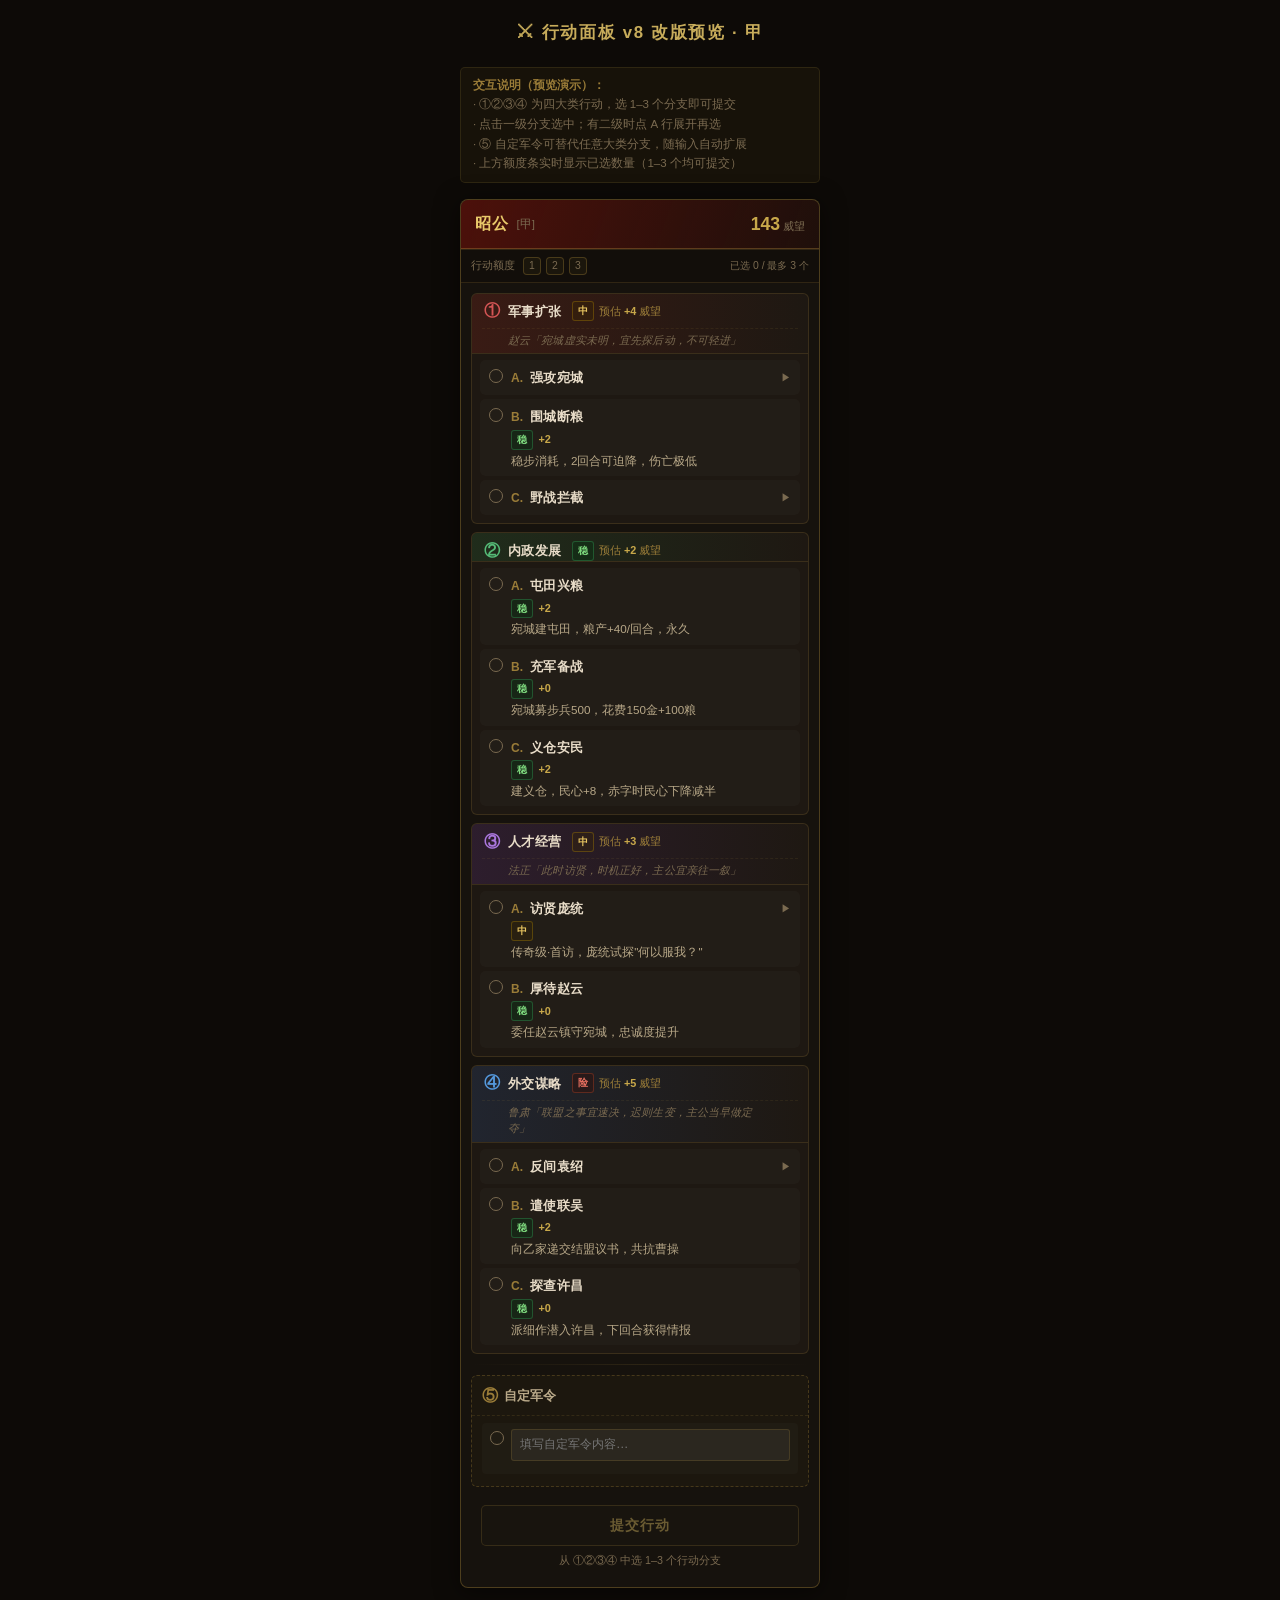
<file: action-preview.html>
<!DOCTYPE html>
<html lang="zh-CN">
<head>
<meta charset="UTF-8">
<meta name="viewport" content="width=device-width, initial-scale=1.0">
<title>行动面板改版预览 · 甲</title>
<style>
/* ── 基础变量（沿用主站色系）── */
:root {
  --bg-deep:      #0d0a07;
  --bg-card:      #16120d;
  --bg-card2:     #1e1812;
  --bg-hover:     #241e15;
  --border-gold:  rgba(180,145,60,.35);
  --border-light: rgba(180,145,60,.18);
  --gold:         #c8a84a;
  --gold-light:   #e8c96a;
  --gold-dim:     #9a7c38;
  --text-main:    #e8dcc8;
  --text-sub:     #b8a888;
  --text-dim:     #7a6a50;

  /* 四大类颜色 */
  --c-mil:   #d45555;  /* ① 军事 */
  --c-gov:   #55bb77;  /* ② 内政 */
  --c-tal:   #aa77dd;  /* ③ 人才 */
  --c-dip:   #5599dd;  /* ④ 外交 */

  /* 风险档 */
  --risk-s:  #7dd87d;
  --risk-m:  #e8c560;
  --risk-r:  #e87060;
}

* { box-sizing: border-box; margin: 0; padding: 0; }

body {
  background: var(--bg-deep);
  color: var(--text-main);
  font-family: "PingFang SC","Helvetica Neue","Microsoft YaHei",sans-serif;
  font-size: 13px;
  line-height: 1.6;
  min-height: 100vh;
  padding: 20px;
}

h1.preview-title {
  text-align: center;
  color: var(--gold-light);
  font-size: 1.05rem;
  font-weight: 600;
  letter-spacing: .1em;
  margin-bottom: 20px;
  opacity: .85;
}

/* ── 玩家列面板 ── */
.col-panel-v8 {
  width: 360px;
  max-width: 100%;
  background: var(--bg-card);
  border: 1px solid var(--border-gold);
  border-radius: 8px;
  overflow: hidden;
  box-shadow: 0 4px 24px rgba(0,0,0,.5);
  margin: 0 auto;
}

/* 面板头 */
.col-head-v8 {
  display: flex;
  align-items: center;
  gap: 8px;
  padding: 10px 14px;
  background: linear-gradient(110deg, rgba(120,15,8,.55), rgba(60,5,2,.22));
  border-bottom: 1px solid var(--border-gold);
}
.col-name-v8 {
  font-size: 1rem;
  font-weight: 700;
  color: var(--gold-light);
  letter-spacing: .05em;
}
.col-slot-tag-v8 {
  font-size: .72rem;
  color: var(--text-dim);
  font-weight: 500;
}
.col-pres-v8 {
  margin-left: auto;
  display: flex;
  align-items: baseline;
  gap: 3px;
}
.col-pres-num-v8 {
  font-size: 1.1rem;
  font-weight: 700;
  color: var(--gold);
}
.col-pres-lbl-v8 {
  font-size: .68rem;
  color: var(--text-dim);
}

/* 面板体 */
.col-body-v8 {
  padding: 10px 10px 14px;
  display: flex;
  flex-direction: column;
  gap: 8px;
}

/* ── 行动大类卡片 ── */
.act-cat {
  border-radius: 6px;
  border: 1px solid var(--border-light);
  background: var(--bg-card2);
  overflow: hidden;
  transition: border-color .2s;
}
.act-cat:hover { border-color: var(--border-gold); }

/* 大类头 — flex-wrap 允许谏言换行 */
.act-cat-hd {
  display: flex;
  flex-wrap: wrap;
  align-items: center;
  gap: 4px 6px;
  padding: 7px 10px 0;
  border-bottom: none;
  cursor: default;
}
.act-cat-num {
  font-size: 1rem;
  font-weight: 700;
  line-height: 1;
  width: 20px;
  text-align: center;
  flex-shrink: 0;
}
/* 四大类颜色 */
.cat-mil .act-cat-num  { color: var(--c-mil); }
.cat-gov .act-cat-num  { color: var(--c-gov); }
.cat-tal .act-cat-num  { color: var(--c-tal); }
.cat-dip .act-cat-num  { color: var(--c-dip); }

.cat-mil .act-cat-hd   { background: linear-gradient(90deg, rgba(180,40,30,.18), transparent); }
.cat-gov .act-cat-hd   { background: linear-gradient(90deg, rgba(40,160,80,.15), transparent); }
.cat-tal .act-cat-hd   { background: linear-gradient(90deg, rgba(130,60,200,.15), transparent); }
.cat-dip .act-cat-hd   { background: linear-gradient(90deg, rgba(50,110,210,.15), transparent); }

.act-cat-name {
  font-size: .82rem;
  font-weight: 600;
  color: var(--text-main);
  letter-spacing: .03em;
}

/* 风险+威望 inline */
.act-cat-meta {
  display: flex;
  align-items: center;
  gap: 5px;
  margin-left: 4px;
}
.risk-chip {
  font-size: .62rem;
  font-weight: 700;
  padding: 1px 5px;
  border-radius: 3px;
  letter-spacing: .04em;
}
.risk-s { color: var(--risk-s); background: rgba(0,60,22,.3);   border: 1px solid rgba(61,190,108,.3); }
.risk-m { color: var(--risk-m); background: rgba(60,42,0,.3);   border: 1px solid rgba(200,155,0,.3); }
.risk-r { color: var(--risk-r); background: rgba(60,10,2,.3);   border: 1px solid rgba(220,80,40,.3); }

.act-cat-pres {
  font-size: .68rem;
  color: var(--gold-dim);
}
.act-cat-pres .pn { color: var(--gold); font-weight: 700; }

/* 谏言引语 — 换行独占一行显示 */
.act-cat-quote {
  width: 100%;
  flex-basis: 100%;
  font-size: .68rem;
  color: var(--text-dim);
  font-style: italic;
  line-height: 1.5;
  white-space: normal;
  padding: 3px 26px 5px;  /* 左对齐到类名下方 */
  border-top: 1px dashed rgba(180,145,60,.10);
  margin-top: 2px;
  letter-spacing: .01em;
}

/* 大类体 */
.act-cat-body {
  padding: 6px 8px 8px;
  border-top: 1px solid var(--border-light);
  display: flex;
  flex-direction: column;
  gap: 4px;
}

/* ── 一级分支行 ── */
.act-branch-l1 {
  border-radius: 5px;
  overflow: hidden;
}

/* 一级行本身（可直接选中 or 展开二级） */
.act-opt-l1 {
  display: flex;
  align-items: flex-start;
  gap: 8px;
  padding: 6px 8px;
  border-radius: 5px;
  border: 1px solid transparent;
  cursor: pointer;
  transition: background .15s, border-color .15s;
  background: rgba(255,255,255,.02);
}
.act-opt-l1:hover {
  background: var(--bg-hover);
  border-color: var(--border-light);
}
.act-opt-l1.checked {
  background: rgba(180,145,60,.1);
  border-color: rgba(180,145,60,.4);
}

/* 单选圆点 */
.rdot-v8 {
  width: 14px; height: 14px;
  border-radius: 50%;
  border: 1.5px solid var(--text-dim);
  flex-shrink: 0;
  margin-top: 2px;
  transition: border-color .15s, background .15s;
  position: relative;
}
.act-opt-l1.checked .rdot-v8 {
  border-color: var(--gold);
  background: var(--gold);
}
.act-opt-l1.checked .rdot-v8::after {
  content: '';
  position: absolute;
  top: 50%; left: 50%;
  transform: translate(-50%,-50%);
  width: 5px; height: 5px;
  border-radius: 50%;
  background: var(--bg-deep);
}

.act-opt-body-l1 { flex: 1; min-width: 0; }

.act-opt-top-l1 {
  display: flex;
  align-items: baseline;
  gap: 5px;
  flex-wrap: wrap;
}
.act-opt-lbl-l1 {
  font-size: .75rem;
  font-weight: 700;
  color: var(--gold-dim);
  flex-shrink: 0;
  min-width: 14px;
}
.act-opt-name-l1 {
  font-size: .83rem;
  font-weight: 600;
  color: var(--text-main);
  letter-spacing: .02em;
}
.act-opt-meta-l1 {
  display: flex;
  align-items: center;
  gap: 5px;
  margin-top: 2px;
  flex-wrap: wrap;
}
.act-opt-desc-l1 {
  font-size: .73rem;
  color: var(--text-sub);
  margin-top: 2px;
  line-height: 1.5;
}

/* 展开指示箭头（一级有二级时显示） */
.act-expand-arrow {
  font-size: .65rem;
  color: var(--text-dim);
  margin-left: auto;
  flex-shrink: 0;
  transition: transform .2s;
  padding-top: 3px;
}
.act-branch-l1.expanded .act-expand-arrow { transform: rotate(90deg); }

/* ── 二级分支 ── */
.act-sub-list {
  padding: 3px 8px 6px 30px;
  display: flex;
  flex-direction: column;
  gap: 3px;
  border-top: 1px dashed rgba(180,145,60,.12);
  background: rgba(0,0,0,.12);
}

.act-opt-l2 {
  display: flex;
  align-items: flex-start;
  gap: 7px;
  padding: 5px 7px;
  border-radius: 4px;
  border: 1px solid transparent;
  cursor: pointer;
  transition: background .15s, border-color .15s;
}
.act-opt-l2:hover {
  background: var(--bg-hover);
  border-color: var(--border-light);
}
.act-opt-l2.checked {
  background: rgba(180,145,60,.1);
  border-color: rgba(180,145,60,.4);
}

.rdot-v8-sm {
  width: 11px; height: 11px;
  border-radius: 50%;
  border: 1.5px solid var(--text-dim);
  flex-shrink: 0;
  margin-top: 3px;
  transition: border-color .15s, background .15s;
  position: relative;
}
.act-opt-l2.checked .rdot-v8-sm {
  border-color: var(--gold);
  background: var(--gold);
}
.act-opt-l2.checked .rdot-v8-sm::after {
  content: '';
  position: absolute;
  top: 50%; left: 50%;
  transform: translate(-50%,-50%);
  width: 4px; height: 4px;
  border-radius: 50%;
  background: var(--bg-deep);
}

.act-opt-body-l2 { flex: 1; min-width: 0; }
.act-opt-top-l2 {
  display: flex;
  align-items: baseline;
  gap: 4px;
  flex-wrap: wrap;
}
.act-opt-lbl-l2 {
  font-size: .68rem;
  font-weight: 700;
  color: var(--gold-dim);
  flex-shrink: 0;
}
.act-opt-name-l2 {
  font-size: .78rem;
  font-weight: 500;
  color: var(--text-main);
}
.act-opt-meta-l2 {
  display: flex;
  align-items: center;
  gap: 4px;
  margin-top: 1px;
}
.act-opt-desc-l2 {
  font-size: .7rem;
  color: var(--text-sub);
  margin-top: 1px;
  line-height: 1.45;
}
/* 条件分支特殊样式 */
.act-opt-l2.cond-branch {
  border: 1px dashed rgba(180,145,60,.22);
  background: rgba(180,145,60,.04);
}
.act-opt-l2.cond-branch .act-opt-lbl-l2 { color: var(--text-dim); }
.act-cond-tag {
  font-size: .62rem;
  color: var(--text-dim);
  background: rgba(120,90,40,.2);
  border-radius: 2px;
  padding: 0 4px;
  border: 1px solid rgba(120,90,40,.3);
}

/* ── 备注区 ── */
.act-remark-block {
  display: none;
  margin-top: 4px;
  padding: 5px 8px;
  background: rgba(0,0,0,.18);
  border-radius: 4px;
  border: 1px dashed rgba(180,145,60,.15);
}
.act-remark-block.visible { display: block; }
.act-remark-hd {
  display: flex;
  align-items: center;
  justify-content: space-between;
  margin-bottom: 4px;
}
.act-remark-lbl {
  font-size: .66rem;
  color: var(--text-dim);
}
.act-remark-ta {
  width: 100%;
  background: rgba(255,255,255,.04);
  border: 1px solid rgba(180,145,60,.2);
  border-radius: 3px;
  color: var(--text-main);
  font-size: .75rem;
  padding: 4px 7px;
  resize: none;
  outline: none;
  font-family: inherit;
  line-height: 1.5;
}
.act-remark-ta:focus { border-color: rgba(180,145,60,.45); }

/* ── 自定军令区 ── */
.act-custom-block {
  border-radius: 6px;
  border: 1px dashed rgba(180,145,60,.28);
  background: rgba(180,145,60,.04);
  overflow: hidden;
}
.act-custom-hd {
  display: flex;
  align-items: center;
  gap: 6px;
  padding: 7px 10px 6px;
  border-bottom: 1px dashed rgba(180,145,60,.15);
}
.act-custom-num {
  font-size: 1rem;
  font-weight: 700;
  color: var(--gold-dim);
}
.act-custom-name {
  font-size: .82rem;
  font-weight: 600;
  color: var(--text-sub);
}
.act-custom-hint {
  font-size: .67rem;
  color: var(--text-dim);
  margin-left: auto;
}
.act-custom-body { padding: 7px 10px; }
.act-custom-slot {
  display: flex;
  align-items: flex-start;
  gap: 7px;
  padding: 5px 7px;
  border-radius: 4px;
  border: 1px solid transparent;
  cursor: pointer;
  transition: background .15s, border-color .15s;
  background: rgba(255,255,255,.02);
  margin-bottom: 5px;
}
.act-custom-slot:hover {
  background: var(--bg-hover);
  border-color: var(--border-light);
}
.act-custom-slot.checked {
  background: rgba(180,145,60,.1);
  border-color: rgba(180,145,60,.4);
}
.act-custom-slot-label {
  font-size: .68rem;
  color: var(--gold-dim);
  font-weight: 700;
  padding-top: 3px;
  flex-shrink: 0;
  width: 22px;
}
.act-custom-inner { flex: 1; min-width: 0; }
.act-custom-tag {
  font-size: .68rem;
  color: var(--text-dim);
  margin-bottom: 3px;
}
.act-custom-ta {
  width: 100%;
  background: rgba(255,255,255,.05);
  border: 1px solid rgba(180,145,60,.2);
  border-radius: 3px;
  color: var(--text-main);
  font-size: .78rem;
  padding: 5px 8px;
  resize: none;
  outline: none;
  font-family: inherit;
  line-height: 1.5;
  min-height: 2.6em;
  field-sizing: content;   /* auto-grow with content (modern browsers) */
  overflow-y: hidden;
}
.act-custom-ta:focus { border-color: rgba(180,145,60,.5); }
.act-custom-charcount {
  font-size: .62rem;
  color: var(--text-dim);
  text-align: right;
  margin-top: 2px;
}

/* ── 额度计数条 ── */
.act-quota-bar {
  display: flex;
  align-items: center;
  gap: 8px;
  padding: 7px 10px;
  background: rgba(0,0,0,.2);
  border-top: 1px solid var(--border-light);
  border-bottom: 1px solid var(--border-light);
}
.act-quota-label {
  font-size: .68rem;
  color: var(--text-dim);
  flex-shrink: 0;
}
.act-quota-dots {
  display: flex;
  gap: 5px;
}
.act-quota-dot {
  width: 18px; height: 18px;
  border-radius: 4px;
  border: 1.5px solid rgba(180,145,60,.3);
  background: rgba(180,145,60,.06);
  display: flex;
  align-items: center;
  justify-content: center;
  font-size: .65rem;
  color: var(--text-dim);
  transition: all .2s;
}
.act-quota-dot.filled {
  border-color: var(--gold);
  background: rgba(180,145,60,.25);
  color: var(--gold);
  font-weight: 700;
}
.act-quota-hint {
  font-size: .65rem;
  color: var(--text-dim);
  margin-left: auto;
}
.act-quota-hint.ok { color: var(--risk-s); font-weight: 600; }
.act-quota-hint.err { color: var(--risk-r); font-weight: 600; }

/* ── 提交区 ── */
.act-submit-area {
  padding: 10px 10px 4px;
  display: flex;
  flex-direction: column;
  gap: 6px;
}
.act-submit-btn {
  width: 100%;
  padding: 10px;
  border-radius: 5px;
  border: 1px solid rgba(180,145,60,.5);
  background: linear-gradient(135deg, rgba(180,120,30,.35), rgba(100,70,15,.2));
  color: var(--gold-light);
  font-size: .88rem;
  font-weight: 700;
  letter-spacing: .06em;
  cursor: pointer;
  transition: all .2s;
}
.act-submit-btn:hover {
  background: linear-gradient(135deg, rgba(180,120,30,.55), rgba(100,70,15,.35));
  border-color: var(--gold);
  box-shadow: 0 0 10px rgba(180,145,60,.2);
}
.act-submit-btn:disabled {
  opacity: .4;
  cursor: not-allowed;
  background: rgba(60,50,30,.2);
}
.act-submit-hint {
  text-align: center;
  font-size: .67rem;
  color: var(--text-dim);
}

/* ── 提交后摘要 ── */
.act-summary {
  margin: 4px 0 2px;
  padding: 8px 10px;
  border-radius: 5px;
  background: rgba(50,180,80,.08);
  border: 1px solid rgba(50,180,80,.25);
}
.act-summary-hd {
  font-size: .72rem;
  font-weight: 700;
  color: var(--risk-s);
  margin-bottom: 5px;
  letter-spacing: .04em;
}
.act-summary-row {
  display: flex;
  gap: 6px;
  font-size: .73rem;
  padding: 2px 0;
  border-bottom: 1px solid rgba(255,255,255,.04);
}
.act-summary-row:last-child { border-bottom: none; }
.sum-lbl {
  color: var(--text-dim);
  flex-shrink: 0;
  min-width: 52px;
}
.sum-val { color: var(--text-main); }
.sum-custom { color: var(--gold-dim); font-style: italic; }

/* ── 休整态 ── */
.act-cat.resting { opacity: .55; }
.act-cat.resting .act-cat-hd {
  background: rgba(50,50,50,.12);
}
.act-rest-tag {
  font-size: .65rem;
  color: var(--text-dim);
  background: rgba(80,80,80,.2);
  border: 1px solid rgba(100,100,100,.3);
  border-radius: 3px;
  padding: 1px 6px;
  margin-left: 4px;
}

/* ── 分隔线 ── */
.act-divider {
  height: 1px;
  background: linear-gradient(90deg, transparent, var(--border-gold), transparent);
  margin: 2px 0;
  opacity: .4;
}

/* ── 小工具 ── */
.pres-up { color: var(--gold); font-weight: 700; }
.pres-range { color: var(--gold); font-size: .75rem; }

/* ── 说明区（预览用）── */
.preview-note {
  max-width: 360px;
  margin: 0 auto 16px;
  font-size: .72rem;
  color: var(--text-dim);
  background: rgba(180,145,60,.06);
  border: 1px solid rgba(180,145,60,.15);
  border-radius: 5px;
  padding: 8px 12px;
  line-height: 1.7;
}
.preview-note strong { color: var(--gold-dim); }
</style>
</head>
<body>

<h1 class="preview-title">⚔ 行动面板 v8 改版预览 · 甲</h1>

<div class="preview-note">
  <strong>交互说明（预览演示）：</strong><br>
  · ①②③④ 为四大类行动，选 1–3 个分支即可提交<br>
  · 点击一级分支选中；有二级时点 A 行展开再选<br>
  · ⑤ 自定军令可替代任意大类分支，随输入自动扩展<br>
  · 上方额度条实时显示已选数量（1–3 个均可提交）
</div>

<!-- ══════════════════════════════
     玩家甲 面板
═══════════════════════════════════ -->
<div class="col-panel-v8" id="panel-jia">

  <!-- 面板头 -->
  <div class="col-head-v8">
    <span class="col-name-v8">昭公</span>
    <span class="col-slot-tag-v8">[甲]</span>
    <div class="col-pres-v8">
      <span class="col-pres-num-v8">143</span>
      <span class="col-pres-lbl-v8"> 威望</span>
    </div>
  </div>

  <!-- 额度计数条 -->
  <div class="act-quota-bar" id="quota-bar">
    <span class="act-quota-label">行动额度</span>
    <div class="act-quota-dots" id="quota-dots">
      <div class="act-quota-dot" id="qdot-0">1</div>
      <div class="act-quota-dot" id="qdot-1">2</div>
      <div class="act-quota-dot" id="qdot-2">3</div>
    </div>
    <span class="act-quota-hint" id="quota-hint">已选 0 / 最多 3 个</span>
  </div>

  <!-- 面板体 -->
  <div class="col-body-v8" id="panel-body">

    <!-- ①军事扩张 -->
    <div class="act-cat cat-mil" id="cat-0">
      <div class="act-cat-hd">
        <span class="act-cat-num">①</span>
        <span class="act-cat-name">军事扩张</span>
        <div class="act-cat-meta">
          <span class="risk-chip risk-m">中</span>
          <span class="act-cat-pres">预估 <span class="pn">+4</span> 威望</span>
        </div>
        <span class="act-cat-quote">赵云「宛城虚实未明，宜先探后动，不可轻进」</span>
      </div>
      <div class="act-cat-body">

        <!-- A. 强攻宛城（有二级分支） -->
        <div class="act-branch-l1" id="branch-0-0">
          <div class="act-opt-l1" onclick="toggleL1(0,0)">
            <div class="rdot-v8"></div>
            <div class="act-opt-body-l1">
              <div class="act-opt-top-l1">
                <span class="act-opt-lbl-l1">A.</span>
                <span class="act-opt-name-l1">强攻宛城</span>
              </div>
            </div>
            <span class="act-expand-arrow">▶</span>
          </div>
          <!-- 二级分支 -->
          <div class="act-sub-list" id="sub-0-0" style="display:none;">
            <div class="act-opt-l2" onclick="selectL2(this, 0, '①A1')">
              <div class="rdot-v8-sm"></div>
              <div class="act-opt-body-l2">
                <div class="act-opt-top-l2">
                  <span class="act-opt-lbl-l2">A1.</span>
                  <span class="act-opt-name-l2">正面强攻</span>
                </div>
                <div class="act-opt-meta-l2">
                  <span class="risk-chip risk-m">中</span>
                  <span class="act-cat-pres"><span class="pn">+4</span></span>
                </div>
                <div class="act-opt-desc-l2">兵力压制，赵云统率破阵，伤亡可能偏高</div>
              </div>
            </div>
            <div class="act-opt-l2" onclick="selectL2(this, 0, '①A2')">
              <div class="rdot-v8-sm"></div>
              <div class="act-opt-body-l2">
                <div class="act-opt-top-l2">
                  <span class="act-opt-lbl-l2">A2.</span>
                  <span class="act-opt-name-l2">夜袭破门</span>
                </div>
                <div class="act-opt-meta-l2">
                  <span class="risk-chip risk-r">险</span>
                  <span class="act-cat-pres"><span class="pn">+6</span></span>
                </div>
                <div class="act-opt-desc-l2">奇袭成功则速胜，败则伤亡惨重</div>
              </div>
            </div>
            <div class="act-opt-l2 cond-branch" onclick="selectL2(this, 0, '①A3')">
              <div class="rdot-v8-sm"></div>
              <div class="act-opt-body-l2">
                <div class="act-opt-top-l2">
                  <span class="act-opt-lbl-l2">A3.</span>
                  <span class="act-opt-name-l2">火攻辎重</span>
                  <span class="act-cond-tag">需:骑兵≥800</span>
                </div>
                <div class="act-opt-meta-l2">
                  <span class="risk-chip risk-r">险</span>
                  <span class="act-cat-pres"><span class="pn">+7</span></span>
                </div>
                <div class="act-opt-desc-l2">断敌粮道再强攻，守军士气崩溃+2档</div>
              </div>
            </div>
          </div>
        </div>

        <!-- B. 围而不攻（直接选） -->
        <div class="act-branch-l1" id="branch-0-1">
          <div class="act-opt-l1" onclick="selectL1(this, 0, '①B')">
            <div class="rdot-v8"></div>
            <div class="act-opt-body-l1">
              <div class="act-opt-top-l1">
                <span class="act-opt-lbl-l1">B.</span>
                <span class="act-opt-name-l1">围城断粮</span>
              </div>
              <div class="act-opt-meta-l1">
                <span class="risk-chip risk-s">稳</span>
                <span class="act-cat-pres"><span class="pn">+2</span></span>
              </div>
              <div class="act-opt-desc-l1">稳步消耗，2回合可迫降，伤亡极低</div>
            </div>
          </div>
        </div>

        <!-- C. 野战拦截 -->
        <div class="act-branch-l1" id="branch-0-2">
          <div class="act-opt-l1" onclick="toggleL1(2, 0)">
            <div class="rdot-v8"></div>
            <div class="act-opt-body-l1">
              <div class="act-opt-top-l1">
                <span class="act-opt-lbl-l1">C.</span>
                <span class="act-opt-name-l1">野战拦截</span>
              </div>
            </div>
            <span class="act-expand-arrow">▶</span>
          </div>
          <div class="act-sub-list" id="sub-0-2" style="display:none;">
            <div class="act-opt-l2" onclick="selectL2(this, 0, '①C1')">
              <div class="rdot-v8-sm"></div>
              <div class="act-opt-body-l2">
                <div class="act-opt-top-l2">
                  <span class="act-opt-lbl-l2">C1.</span>
                  <span class="act-opt-name-l2">正面决战</span>
                </div>
                <div class="act-opt-meta-l2">
                  <span class="risk-chip risk-m">中</span>
                  <span class="act-cat-pres"><span class="pn">+3</span></span>
                </div>
                <div class="act-opt-desc-l2">主动出击截断援军，双方主将对阵</div>
              </div>
            </div>
            <div class="act-opt-l2" onclick="selectL2(this, 0, '①C2')">
              <div class="rdot-v8-sm"></div>
              <div class="act-opt-body-l2">
                <div class="act-opt-top-l2">
                  <span class="act-opt-lbl-l2">C2.</span>
                  <span class="act-opt-name-l2">设伏要道</span>
                </div>
                <div class="act-opt-meta-l2">
                  <span class="risk-chip risk-r">险</span>
                  <span class="act-cat-pres"><span class="pn">+5</span></span>
                </div>
                <div class="act-opt-desc-l2">提前埋伏骑兵，成功则全歼，被察觉则反陷</div>
              </div>
            </div>
          </div>
        </div>

        <!-- 备注区（选中一级后显示） -->
        <div class="act-remark-block" id="remark-cat0">
          <div class="act-remark-hd">
            <span class="act-remark-lbl">💬 备注（可选，不占额度）</span>
          </div>
          <textarea class="act-remark-ta" rows="2" placeholder="对此行动的补充说明，如兵力分配、具体目标等…" maxlength="60"></textarea>
        </div>
      </div>
    </div><!-- /cat-mil -->

    <!-- ②内政发展 -->
    <div class="act-cat cat-gov" id="cat-1">
      <div class="act-cat-hd">
        <span class="act-cat-num">②</span>
        <span class="act-cat-name">内政发展</span>
        <div class="act-cat-meta">
          <span class="risk-chip risk-s">稳</span>
          <span class="act-cat-pres">预估 <span class="pn">+2</span> 威望</span>
        </div>
      </div><!-- /cat-gov head -->
      <div class="act-cat-body">

        <!-- A. 屯田工程（禁二级，直接选） -->
        <div class="act-branch-l1" id="branch-1-0">
          <div class="act-opt-l1" onclick="selectL1(this, 1, '②A')">
            <div class="rdot-v8"></div>
            <div class="act-opt-body-l1">
              <div class="act-opt-top-l1">
                <span class="act-opt-lbl-l1">A.</span>
                <span class="act-opt-name-l1">屯田兴粮</span>
              </div>
              <div class="act-opt-meta-l1">
                <span class="risk-chip risk-s">稳</span>
                <span class="act-cat-pres"><span class="pn">+2</span></span>
              </div>
              <div class="act-opt-desc-l1">宛城建屯田，粮产+40/回合，永久</div>
            </div>
          </div>
        </div>

        <!-- B. 募兵（禁二级） -->
        <div class="act-branch-l1" id="branch-1-1">
          <div class="act-opt-l1" onclick="selectL1(this, 1, '②B')">
            <div class="rdot-v8"></div>
            <div class="act-opt-body-l1">
              <div class="act-opt-top-l1">
                <span class="act-opt-lbl-l1">B.</span>
                <span class="act-opt-name-l1">充军备战</span>
              </div>
              <div class="act-opt-meta-l1">
                <span class="risk-chip risk-s">稳</span>
                <span class="act-cat-pres"><span class="pn">+0</span></span>
              </div>
              <div class="act-opt-desc-l1">宛城募步兵500，花费150金+100粮</div>
            </div>
          </div>
        </div>

        <!-- C. 义仓救民 -->
        <div class="act-branch-l1" id="branch-1-2">
          <div class="act-opt-l1" onclick="selectL1(this, 1, '②C')">
            <div class="rdot-v8"></div>
            <div class="act-opt-body-l1">
              <div class="act-opt-top-l1">
                <span class="act-opt-lbl-l1">C.</span>
                <span class="act-opt-name-l1">义仓安民</span>
              </div>
              <div class="act-opt-meta-l1">
                <span class="risk-chip risk-s">稳</span>
                <span class="act-cat-pres"><span class="pn">+2</span></span>
              </div>
              <div class="act-opt-desc-l1">建义仓，民心+8，赤字时民心下降减半</div>
            </div>
          </div>
        </div>

        <div class="act-remark-block" id="remark-cat1">
          <div class="act-remark-hd">
            <span class="act-remark-lbl">💬 备注（可选）</span>
          </div>
          <textarea class="act-remark-ta" rows="2" placeholder="如指定工程地点、优先城池…" maxlength="60"></textarea>
        </div>
      </div>
    </div><!-- /cat-gov -->

    <!-- ③人才经营 -->
    <div class="act-cat cat-tal" id="cat-2">
      <div class="act-cat-hd">
        <span class="act-cat-num">③</span>
        <span class="act-cat-name">人才经营</span>
        <div class="act-cat-meta">
          <span class="risk-chip risk-m">中</span>
          <span class="act-cat-pres">预估 <span class="pn">+3</span> 威望</span>
        </div>
        <span class="act-cat-quote">法正「此时访贤，时机正好，主公宜亲往一叙」</span>
      </div>
      <div class="act-cat-body">

        <!-- A. 访贤赵云（传奇·有二级） -->
        <div class="act-branch-l1" id="branch-2-0">
          <div class="act-opt-l1" onclick="toggleL1(0, 2)">
            <div class="rdot-v8"></div>
            <div class="act-opt-body-l1">
              <div class="act-opt-top-l1">
                <span class="act-opt-lbl-l1">A.</span>
                <span class="act-opt-name-l1">访贤庞统</span>
              </div>
              <div class="act-opt-meta-l1">
                <span class="risk-chip risk-m">中</span>
              </div>
              <div class="act-opt-desc-l1">传奇级·首访，庞统试探"何以服我？"</div>
            </div>
            <span class="act-expand-arrow">▶</span>
          </div>
          <div class="act-sub-list" id="sub-2-0" style="display:none;">
            <div class="act-opt-l2" onclick="selectL2(this, 2, '③A1')">
              <div class="rdot-v8-sm"></div>
              <div class="act-opt-body-l2">
                <div class="act-opt-top-l2">
                  <span class="act-opt-lbl-l2">A1.</span>
                  <span class="act-opt-name-l2">以义相邀</span>
                </div>
                <div class="act-opt-meta-l2">
                  <span class="risk-chip risk-m">中</span>
                  <span class="act-cat-pres"><span class="pn">+3</span></span>
                </div>
                <div class="act-opt-desc-l2">陈述仁义抱负，打动庞统价值观</div>
              </div>
            </div>
            <div class="act-opt-l2" onclick="selectL2(this, 2, '③A2')">
              <div class="rdot-v8-sm"></div>
              <div class="act-opt-body-l2">
                <div class="act-opt-top-l2">
                  <span class="act-opt-lbl-l2">A2.</span>
                  <span class="act-opt-name-l2">论天下大势</span>
                </div>
                <div class="act-opt-meta-l2">
                  <span class="risk-chip risk-m">中</span>
                  <span class="act-cat-pres"><span class="pn">+3</span></span>
                </div>
                <div class="act-opt-desc-l2">借问对展示谋略，契合则直接应允</div>
              </div>
            </div>
          </div>
        </div>

        <!-- B. 安抚武将 -->
        <div class="act-branch-l1" id="branch-2-1">
          <div class="act-opt-l1" onclick="selectL1(this, 2, '③B')">
            <div class="rdot-v8"></div>
            <div class="act-opt-body-l1">
              <div class="act-opt-top-l1">
                <span class="act-opt-lbl-l1">B.</span>
                <span class="act-opt-name-l1">厚待赵云</span>
              </div>
              <div class="act-opt-meta-l1">
                <span class="risk-chip risk-s">稳</span>
                <span class="act-cat-pres"><span class="pn">+0</span></span>
              </div>
              <div class="act-opt-desc-l1">委任赵云镇守宛城，忠诚度提升</div>
            </div>
          </div>
        </div>

        <div class="act-remark-block" id="remark-cat2">
          <div class="act-remark-hd">
            <span class="act-remark-lbl">💬 备注（可选）</span>
          </div>
          <textarea class="act-remark-ta" rows="2" placeholder="访贤时的具体说辞或赠礼…" maxlength="60"></textarea>
        </div>
      </div>
    </div><!-- /cat-tal -->

    <!-- ④外交谋略 -->
    <div class="act-cat cat-dip" id="cat-3">
      <div class="act-cat-hd">
        <span class="act-cat-num">④</span>
        <span class="act-cat-name">外交谋略</span>
        <div class="act-cat-meta">
          <span class="risk-chip risk-r">险</span>
          <span class="act-cat-pres">预估 <span class="pn">+5</span> 威望</span>
        </div>
        <span class="act-cat-quote">鲁肃「联盟之事宜速决，迟则生变，主公当早做定夺」</span>
      </div>
      <div class="act-cat-body">

        <!-- A. 离间计 -->
        <div class="act-branch-l1" id="branch-3-0">
          <div class="act-opt-l1" onclick="toggleL1(0, 3)">
            <div class="rdot-v8"></div>
            <div class="act-opt-body-l1">
              <div class="act-opt-top-l1">
                <span class="act-opt-lbl-l1">A.</span>
                <span class="act-opt-name-l1">反间袁绍</span>
              </div>
            </div>
            <span class="act-expand-arrow">▶</span>
          </div>
          <div class="act-sub-list" id="sub-3-0" style="display:none;">
            <div class="act-opt-l2" onclick="selectL2(this, 3, '④A1')">
              <div class="rdot-v8-sm"></div>
              <div class="act-opt-body-l2">
                <div class="act-opt-top-l2">
                  <span class="act-opt-lbl-l2">A1.</span>
                  <span class="act-opt-name-l2">伪造密信</span>
                </div>
                <div class="act-opt-meta-l2">
                  <span class="risk-chip risk-r">险</span>
                  <span class="act-cat-pres"><span class="pn">+5</span></span>
                </div>
                <div class="act-opt-desc-l2">捏造袁绍谋士通敌信，成功则其内乱</div>
              </div>
            </div>
            <div class="act-opt-l2" onclick="selectL2(this, 3, '④A2')">
              <div class="rdot-v8-sm"></div>
              <div class="act-opt-body-l2">
                <div class="act-opt-top-l2">
                  <span class="act-opt-lbl-l2">A2.</span>
                  <span class="act-opt-name-l2">遣使煽动</span>
                </div>
                <div class="act-opt-meta-l2">
                  <span class="risk-chip risk-m">中</span>
                  <span class="act-cat-pres"><span class="pn">+3</span></span>
                </div>
                <div class="act-opt-desc-l2">明面外交、暗中挑拨，风险较低</div>
              </div>
            </div>
          </div>
        </div>

        <!-- B. 结盟 -->
        <div class="act-branch-l1" id="branch-3-1">
          <div class="act-opt-l1" onclick="selectL1(this, 3, '④B')">
            <div class="rdot-v8"></div>
            <div class="act-opt-body-l1">
              <div class="act-opt-top-l1">
                <span class="act-opt-lbl-l1">B.</span>
                <span class="act-opt-name-l1">遣使联吴</span>
              </div>
              <div class="act-opt-meta-l1">
                <span class="risk-chip risk-s">稳</span>
                <span class="act-cat-pres"><span class="pn">+2</span></span>
              </div>
              <div class="act-opt-desc-l1">向乙家递交结盟议书，共抗曹操</div>
            </div>
          </div>
        </div>

        <!-- C. 情报刺探 -->
        <div class="act-branch-l1" id="branch-3-2">
          <div class="act-opt-l1" onclick="selectL1(this, 3, '④C')">
            <div class="rdot-v8"></div>
            <div class="act-opt-body-l1">
              <div class="act-opt-top-l1">
                <span class="act-opt-lbl-l1">C.</span>
                <span class="act-opt-name-l1">探查许昌</span>
              </div>
              <div class="act-opt-meta-l1">
                <span class="risk-chip risk-s">稳</span>
                <span class="act-cat-pres"><span class="pn">+0</span></span>
              </div>
              <div class="act-opt-desc-l1">派细作潜入许昌，下回合获得情报</div>
            </div>
          </div>
        </div>

        <div class="act-remark-block" id="remark-cat3">
          <div class="act-remark-hd">
            <span class="act-remark-lbl">💬 备注（可选）</span>
          </div>
          <textarea class="act-remark-ta" rows="2" placeholder="具体外交措辞或谋略细节…" maxlength="60"></textarea>
        </div>
      </div>
    </div><!-- /cat-dip -->

    <div class="act-divider"></div>

    <!-- ⑤自定军令 -->
    <div class="act-custom-block" id="cat-custom">
      <div class="act-custom-hd">
        <span class="act-custom-num">⑤</span>
        <span class="act-custom-name">自定军令</span>
      </div>
      <div class="act-custom-body">
        <!-- 单槽，自动扩展 -->
        <div class="act-custom-slot" id="custom-slot-0">
          <div class="rdot-v8" id="custom-dot-0"></div>
          <div class="act-custom-inner">
            <textarea class="act-custom-ta"
              placeholder="填写自定军令内容…"
              maxlength="120"
              onclick="event.stopPropagation()"
              oninput="updateCustomChar(this)"></textarea>
          </div>
        </div>
      </div>
    </div>

    <!-- 提交区 -->
    <div class="act-submit-area">
      <button class="act-submit-btn" id="submit-btn" disabled onclick="handleSubmit()">提交行动</button>
      <div class="act-submit-hint" id="submit-hint">从 ①②③④ 中选 1–3 个行动分支</div>
    </div>

  </div><!-- /col-body-v8 -->
</div><!-- /col-panel-v8 -->

<script>
// ── 状态追踪 ──
const state = {
  catSel: [null, null, null, null],  // 0=①军事 1=②内政 2=③人才 3=④外交
  customFilled: false,
};

// ── 一级分支（有二级时，点击展开/收起，不直接选中） ──
function toggleL1(branchLocalIdx, catIdx) {
  const branchId = 'branch-' + catIdx + '-' + branchLocalIdx;
  const subId    = 'sub-'    + catIdx + '-' + branchLocalIdx;
  const branchEl = document.getElementById(branchId);
  const subEl    = document.getElementById(subId);
  if (!branchEl || !subEl) return;

  const isExpanded = branchEl.classList.contains('expanded');
  // 先折叠同类所有二级
  const catEl = document.getElementById('cat-' + catIdx);
  catEl.querySelectorAll('.act-branch-l1').forEach(b => b.classList.remove('expanded'));
  catEl.querySelectorAll('.act-sub-list').forEach(s => s.style.display = 'none');

  if (!isExpanded) {
    branchEl.classList.add('expanded');
    subEl.style.display = 'flex';
  }
}

// ── 一级分支（无二级，直接选中；再次点击取消选中） ──
function selectL1(optEl, catIdx, code) {
  const catEl = document.getElementById('cat-' + catIdx);
  // 清除同类所有选中
  catEl.querySelectorAll('.act-opt-l1.checked, .act-opt-l2.checked').forEach(el => el.classList.remove('checked'));
  catEl.querySelectorAll('.act-sub-list').forEach(s => s.style.display = 'none');
  catEl.querySelectorAll('.act-branch-l1').forEach(b => b.classList.remove('expanded'));

  const already = optEl.classList.contains('checked');
  if (already) {
    optEl.classList.remove('checked');
    state.catSel[catIdx] = null;
    document.getElementById('remark-cat' + catIdx).classList.remove('visible');
  } else {
    optEl.classList.add('checked');
    state.catSel[catIdx] = code;
    document.getElementById('remark-cat' + catIdx).classList.add('visible');
  }
  updateQuota();
}

// ── 二级分支选中（再次点击取消） ──
function selectL2(optEl, catIdx, code) {
  const catEl = document.getElementById('cat-' + catIdx);
  catEl.querySelectorAll('.act-opt-l2.checked').forEach(el => el.classList.remove('checked'));
  catEl.querySelectorAll('.act-opt-l1.checked').forEach(el => el.classList.remove('checked'));

  const already = optEl.classList.contains('checked');
  if (already) {
    optEl.classList.remove('checked');
    state.catSel[catIdx] = null;
    document.getElementById('remark-cat' + catIdx).classList.remove('visible');
  } else {
    optEl.classList.add('checked');
    state.catSel[catIdx] = code;
    document.getElementById('remark-cat' + catIdx).classList.add('visible');
    // 同步点亮父级一级分支行
    const parentL1 = optEl.closest('.act-branch-l1');
    if (parentL1) parentL1.querySelector('.act-opt-l1').classList.add('checked');
  }
  updateQuota();
}

// ── 自定军令：随输入自动扩展高度，并激活圆点 ──
function updateCustomChar(ta) {
  const len = ta.value.trim().length;
  const dot   = document.getElementById('custom-dot-0');
  const slot  = document.getElementById('custom-slot-0');
  if (len > 0) {
    dot.style.borderColor = 'var(--gold)';
    dot.style.background  = 'var(--gold)';
    state.customFilled    = true;
    slot.classList.add('checked');
  } else {
    dot.style.borderColor = '';
    dot.style.background  = '';
    state.customFilled    = false;
    slot.classList.remove('checked');
  }
  // 自动高度（field-sizing:content 的 JS 兜底）
  ta.style.height = 'auto';
  ta.style.height = ta.scrollHeight + 'px';
  updateQuota();
}

// ── 额度更新：1–3 个行动均可提交 ──
function updateQuota() {
  let selCount = 0;
  for (let i = 0; i < 4; i++) {
    if (state.catSel[i]) selCount++;
  }
  const total = selCount + (state.customFilled ? 1 : 0);

  // 点亮前 total 格（最多 3 格）
  for (let d = 0; d < 3; d++) {
    const dot = document.getElementById('qdot-' + d);
    dot.textContent = d + 1;
    dot.classList.toggle('filled', d < total);
  }

  const hintEl    = document.getElementById('quota-hint');
  const submitBtn = document.getElementById('submit-btn');
  const hintMain  = document.getElementById('submit-hint');

  if (total >= 1 && total <= 3) {
    hintEl.textContent     = '已选 ' + total + ' 个行动';
    hintEl.className       = 'act-quota-hint ok';
    submitBtn.disabled     = false;
    hintMain.textContent   = '确认后提交给 GM';
    hintMain.style.color   = 'var(--risk-s)';
  } else if (total > 3) {
    hintEl.textContent     = '行动超过 3 个';
    hintEl.className       = 'act-quota-hint err';
    submitBtn.disabled     = true;
    hintMain.textContent   = '最多选 3 个行动，请取消部分选项';
    hintMain.style.color   = 'var(--risk-r)';
  } else {
    hintEl.textContent     = '已选 0 / 最多 3 个';
    hintEl.className       = 'act-quota-hint';
    submitBtn.disabled     = true;
    hintMain.textContent   = '从 ①②③④ 中选 1–3 个行动分支';
    hintMain.style.color   = '';
  }
}

// ── 提交摘要 ──
function handleSubmit() {
  const lines = [];
  const NAMES = ['①', '②', '③', '④'];
  for (let i = 0; i < 4; i++) {
    if (state.catSel[i]) lines.push(state.catSel[i]);
  }
  if (state.customFilled) {
    const ta = document.querySelector('#custom-slot-0 .act-custom-ta');
    if (ta && ta.value.trim()) lines.push('⑤ ' + ta.value.trim());
  }

  document.getElementById('panel-body').innerHTML = `
    <div class="act-summary">
      <div class="act-summary-hd">✓ 行动已提交</div>
      ${lines.map((l, i) => `<div class="act-summary-row"><span class="sum-lbl">行动 ${i+1}</span><span class="sum-val">${l}</span></div>`).join('')}
      <div class="act-summary-row" style="margin-top:6px;">
        <span class="sum-lbl" style="color:var(--text-dim)">格式</span>
        <span class="sum-val" style="font-size:.7rem;color:var(--text-dim)">${lines.join(' | ')}</span>
      </div>
    </div>
    <div class="act-submit-area">
      <button class="act-submit-btn" style="background:rgba(60,10,2,.2);font-size:.8rem;" onclick="location.reload()">↩ 重置预览</button>
    </div>
  `;
}
</script>
</body>
</html>
</file>
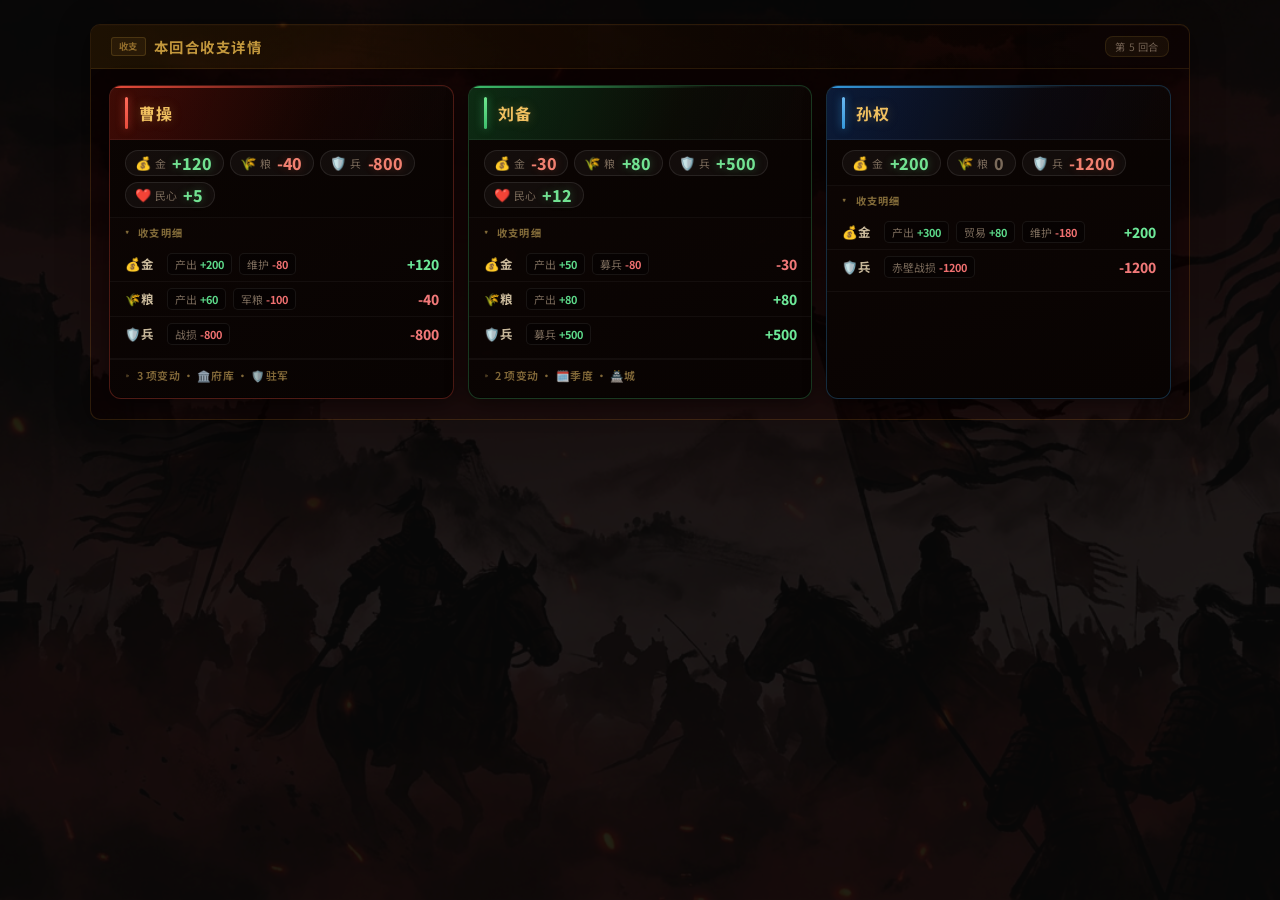
<file: preview_changes.html>
<!DOCTYPE html>
<html lang="zh-CN">
<head>
<meta charset="UTF-8"/>
<meta name="viewport" content="width=device-width,initial-scale=1.0"/>
<title>收支预览</title>
<link rel="preconnect" href="https://fonts.googleapis.com"/>
<link href="https://fonts.googleapis.com/css2?family=Noto+Serif+SC:wght@400;600;700;900&family=Noto+Sans+SC:wght@300;400;500&display=swap" rel="stylesheet"/>
<style>
/* ============================================
   三国志文字版 — 战旗赤红风 CSS v8
   精简 · 高级 · 呼吸感
   ============================================ */
:root {
  --red-deep:    #6b0000;
  --red-mid:     #a93226;
  --red-bright:  #e74c3c;
  --gold:        #d4a843;
  --gold-light:  #f0c060;
  --gold-dim:    #a07830;
  --black-deep:  #080808;
  --black-card:  #130a0a;
  --text-main:   #f0e6d3;
  --text-sub:    #c8b89a;
  --text-dim:    #7a6a5a;
  --border-red:  rgba(160,50,38,.32);
  --border-gold: rgba(212,168,67,.28);
  --p0-color:    #e74c3c;
  --p1-color:    #3dbe6c;
  --p2-color:    #3498db;
  --font-serif:  'Noto Sans SC', 'Source Han Sans SC', '思源黑体', 'PingFang SC', 'Microsoft YaHei', sans-serif;
  --font-sans:   'Noto Sans SC', 'Source Han Sans SC', '思源黑体', 'PingFang SC', 'Microsoft YaHei', sans-serif;
  --r:  6px;
  --rl: 10px;
}

*, *::before, *::after { box-sizing: border-box; margin: 0; padding: 0; }
html { scroll-behavior: smooth; }
body {
  font-family: var(--font-sans);
  background: var(--black-deep);
  color: var(--text-main);
  min-height: 100vh;
  overflow-x: hidden;
  -webkit-font-smoothing: antialiased;
  -moz-osx-font-smoothing: grayscale;
  text-rendering: optimizeLegibility;
}
body::before {
  content: ''; position: fixed; inset: 0;
  background: url('../images/bg-main.jpg') center/cover no-repeat;
  opacity: .10; z-index: 0; pointer-events: none;
}
#particles-canvas { position: fixed; inset: 0; pointer-events: none; z-index: 0; opacity: .18; }
header, nav, main, footer { position: relative; z-index: 1; }
::-webkit-scrollbar { width: 4px; height: 4px; }
::-webkit-scrollbar-track { background: var(--black-deep); }
::-webkit-scrollbar-thumb { background: var(--red-deep); border-radius: 3px; }

/* ══ HEADER ══ */
#site-header {
  background: linear-gradient(180deg, rgba(60,0,0,.98), rgba(14,3,3,.96));
  border-bottom: 1px solid var(--border-gold);
  padding: 14px 0 0; text-align: center;
}
.header-inner { display: flex; align-items: center; justify-content: center; gap: 14px; }
.header-emblem { font-size: 1.5rem; filter: drop-shadow(0 0 6px #ff4444); opacity: .85; }
.header-title {
  font-family: var(--font-serif); font-size: clamp(1.1rem,3.5vw,1.75rem);
  font-weight: 900; color: var(--gold-light);
  text-shadow: 0 0 20px rgba(212,168,67,.4), 0 2px 4px rgba(0,0,0,.9);
  letter-spacing: .18em;
}
.header-subtitle { font-size: .68rem; color: var(--text-dim); letter-spacing: .35em; margin-top: 3px; }
.header-divider {
  height: 1px; margin-top: 10px;
  background: linear-gradient(90deg, transparent, rgba(180,120,40,.5), rgba(212,168,67,.7), rgba(180,120,40,.5), transparent);
}
.header-sync-bar { padding: 5px 0 4px; }
.sync-status { font-size: .66rem; letter-spacing: .06em; color: #6dbe6d; font-family: var(--font-sans); }

/* ══ NAV ══ */
#main-nav {
  display: flex; justify-content: center;
  background: rgba(6,1,1,.99);
  border-bottom: 1px solid rgba(100,30,20,.4);
  position: sticky; top: 0; z-index: 100;
}
.nav-btn {
  font-family: var(--font-serif); font-size: .84rem; font-weight: 600;
  color: var(--text-dim); background: transparent; border: none;
  border-bottom: 2px solid transparent;
  padding: 12px 30px; cursor: pointer; transition: all .2s; letter-spacing: .06em;
}
.nav-btn:hover { color: var(--gold-light); }
.nav-btn.active { color: var(--gold-light); border-bottom-color: var(--gold); }
.gm-nav-btn { color: rgba(220,100,80,.7) !important; }
.gm-nav-btn.active { border-bottom-color: var(--red-bright) !important; color: var(--red-bright) !important; }

/* ══ TAB ══ */
.tab-panel { display: none; }
.tab-panel.active { display: block; }
.hidden { display: none !important; }

/* ══════════════════════════════════════════
   战局总览布局
══════════════════════════════════════════ */
.arena-wrap {
  max-width: 1360px; margin: 0 auto;
  padding: 16px 16px 48px;
  display: flex; flex-direction: column; gap: 14px;
}

/* 空状态 */
.arena-empty { text-align: center; padding: 100px 20px; color: var(--text-dim); }
.ae-icon { font-size: 2.8rem; margin-bottom: 16px; opacity: .25; }
.ae-title { font-family: var(--font-serif); font-size: 1rem; margin-bottom: 6px; letter-spacing: .1em; }
.ae-sub { font-size: .78rem; opacity: .45; letter-spacing: .05em; }

/* ══════════════════════════════════════════
   回合标题条
══════════════════════════════════════════ */
.row-round-bar {
  display: flex; align-items: center; gap: 16px; flex-wrap: wrap;
  background: linear-gradient(135deg, rgba(75,0,0,.7), rgba(35,0,0,.55));
  border: 1px solid var(--border-gold); border-radius: var(--rl);
  padding: 10px 22px;
}
.rb-left { display: flex; align-items: baseline; gap: 5px; flex-shrink: 0; }
.rb-tag { font-family: var(--font-serif); font-size: .7rem; color: var(--text-dim); letter-spacing: .08em; }
.rb-num {
  font-family: var(--font-serif); font-size: 2rem; font-weight: 900;
  color: var(--gold-light); text-shadow: 0 0 12px rgba(212,168,67,.5); line-height: 1;
}
.rb-right { margin-left: auto; }
.rb-round-count { font-size: .66rem; color: var(--text-dim); letter-spacing: .04em; }

/* ── 速递条（digest）── */
.rb-digest {
  flex: 1; min-width: 0;
  font-family: var(--font-serif); font-size: .82rem;
  color: var(--text-sub); letter-spacing: .03em;
  white-space: nowrap; overflow: hidden; text-overflow: ellipsis;
  padding: 3px 12px;
  border-left: 1px solid rgba(212,168,67,.2);
  border-right: 1px solid rgba(212,168,67,.2);
}
.rb-digest::before { content: '📡 '; font-size: .75rem; opacity: .7; }

/* ══════════════════════════════════════════
   战局动态块
══════════════════════════════════════════ */
.block-digest { border-color: rgba(160,120,40,.3); }
.block-digest .ib-header {
  background: linear-gradient(90deg, rgba(50,32,0,.5), rgba(30,18,0,.3));
  border-bottom-color: rgba(160,120,40,.22);
  flex-wrap: wrap; gap: 6px;
}
.digest-tags { display: flex; flex-wrap: wrap; gap: 5px; margin-left: auto; }
.digest-tag {
  font-size: .6rem; border-radius: 10px; padding: 1px 9px; border: 1px solid;
  font-family: var(--font-sans); white-space: nowrap;
}
.digest-tag.tag-situation { color: #d8b85a; border-color: rgba(180,140,40,.3); background: rgba(50,32,0,.25); }

.digest-body { padding: 20px 26px; }

/* 战局动态原文排版 */
.digest-raw {
  font-family: var(--font-serif);
  font-size: 1.02rem;
  line-height: 2.0;
  color: #e8dcc4;
  font-weight: 400;
  word-break: break-word;
  max-width: 64em;
  margin: 0 auto;
  -webkit-font-smoothing: antialiased;
}
.digest-raw .raw-para {
  margin: 0 0 1em;
  letter-spacing: .015em;
}
.digest-raw .raw-para:last-child { margin-bottom: 0; }
.digest-raw .raw-section {
  font-family: var(--font-serif); font-size: 1rem; font-weight: 700;
  color: var(--gold-light); letter-spacing: .1em;
  margin: 20px 0 10px;
  padding: 5px 0 5px 14px;
  border-left: 2px solid var(--gold);
  background: linear-gradient(90deg, rgba(100,65,0,.15), transparent 60%);
  border-radius: 0 var(--r) var(--r) 0;
}
.digest-raw .raw-section:first-child { margin-top: 0; }
.digest-raw .raw-player {
  font-family: var(--font-serif); font-size: .96rem; font-weight: 600;
  color: #f0cfa0; margin: 14px 0 6px;
  padding: 4px 12px;
  background: rgba(70,25,10,.18);
  border-left: 2px solid rgba(200,100,50,.4);
  border-radius: 0 var(--r) var(--r) 0;
}
.digest-raw .raw-battle {
  font-family: var(--font-serif); font-size: .92rem; font-weight: 500;
  color: #e8b850; margin: 6px 0;
  padding: 5px 14px;
  background: rgba(0,0,0,.25);
  border: 1px dashed rgba(180,130,40,.28);
  border-radius: var(--r);
}
.digest-raw .raw-note {
  font-size: .92rem; color: var(--text-sub); margin: 6px 0 10px;
  padding: 5px 14px;
  background: rgba(0,0,0,.18);
  border-left: 2px solid rgba(100,75,25,.35);
  border-radius: 0 var(--r) var(--r) 0;
  line-height: 1.85;
}
.digest-raw .raw-bullet {
  position: relative; margin: 3px 0 3px 1.4em;
  padding-left: .3em; line-height: 1.85;
}
.digest-raw .raw-divider {
  height: 1px; margin: 20px 0;
  background: linear-gradient(90deg, transparent, rgba(140,100,30,.4), transparent);
}

/* ── 行动建议块（与战局动态其他内容风格统一）── */
.digest-raw .raw-action-block {
  margin: 20px 0 16px;
}
/* 总标题：与 raw-section 同款左边框风格 */
.digest-raw .rab-title {
  font-family: var(--font-serif); font-size: 1rem; font-weight: 700;
  color: var(--gold-light); letter-spacing: .1em;
  margin: 0 0 14px;
  padding: 5px 0 5px 14px;
  border-left: 2px solid var(--gold);
  background: linear-gradient(90deg, rgba(100,65,0,.15), transparent 60%);
  border-radius: 0 var(--r) var(--r) 0;
}
.digest-raw .rab-title::after { display: none; }
/* 三个玩家纵向排列，玩家之间留出明显间距 */
.digest-raw .rab-players {
  display: flex; flex-direction: column; gap: 18px;
  padding-left: 14px;
}
/* 每个玩家独立一块：名字在上，选项在下 */
.digest-raw .rab-player-row {
  display: flex; flex-direction: column; gap: 6px;
}
/* 玩家名：与 raw-player 同款风格 */
.digest-raw .rab-pname {
  font-family: var(--font-serif); font-size: .96rem; font-weight: 600;
  color: #f0cfa0; letter-spacing: .04em;
}
/* 选项列表：纵向，每项之间留出间距 */
.digest-raw .rab-opts {
  display: flex; flex-direction: column; gap: 8px;
  padding-left: 8px;
}
/* 每条选项：编号 + 文字同行 */
.digest-raw .rab-opt {
  display: flex; align-items: baseline; gap: 7px;
  line-height: 1.85;
}
.digest-raw .rab-opt-num {
  font-family: var(--font-serif); font-size: .92rem;
  color: var(--gold); flex-shrink: 0;
}
.digest-raw .rab-opt-txt {
  font-family: var(--font-serif); font-size: .98rem;
  color: #e8dcc4; line-height: 1.85; letter-spacing: .015em;
}
.digest-raw .rab-opt--custom .rab-opt-txt {
  color: var(--text-sub);
}
.digest-raw .rab-wait {
  font-family: var(--font-serif); font-size: .88rem;
  color: var(--text-dim); letter-spacing: .06em;
  padding: 4px 0 4px 14px;
  margin-top: 16px;
  opacity: .5;
}
/* ⏳ 独立等待行（action-block 外部） */
.digest-raw .raw-wait {
  font-family: var(--font-serif); font-size: .88rem;
  color: var(--text-dim); letter-spacing: .06em;
  margin-top: 20px;
  opacity: .45;
}


/* ══════════════════════════════════════════
   三方势力横排
══════════════════════════════════════════ */
.players-row {
  display: grid;
  grid-template-columns: repeat(3, 1fr);
  gap: 14px; align-items: start;
}
@media(max-width: 900px) { .players-row { grid-template-columns: 1fr 1fr; } }
@media(max-width: 560px) { .players-row { grid-template-columns: 1fr; } }

/* ══════════════════════════════════════════
   势力地图 v13 — 暗金墨迹 · 半透明薄膜风
══════════════════════════════════════════ */
.sgmap-body { padding: 4px 6px 8px !important; line-height: normal; }

/* ── 地图容器：高度跟随 SVG 内容自适应 ── */
.sgmap-wrap {
  width: 100%;
  overflow: hidden;
  border-radius: 10px;
  background: #07060d;
  position: relative;
  cursor: default;
}
@media(max-width:640px) { .sgmap-wrap { border-radius: 8px; } }

#sgmap-svg {
  display: block;
  width: 100%;
  height: auto;
}

/* ── 图例 — 地图下方，细线隔开 ── */
.sgmap-legend {
  display: flex; flex-wrap: wrap; align-items: center; justify-content: center;
  gap: 16px;
  padding: 8px 16px 10px;
  border-top: 1px solid rgba(200,160,70,.10);
}
.sgmap-legend-item {
  display: flex; align-items: center; gap: 5px;
  font-family: var(--font-sans); font-size: 11px;
  color: rgba(255,255,255,.48); font-weight: 400;
  letter-spacing: .03em;
}
.sgmap-legend-dot {
  width: 6px; height: 6px; border-radius: 50%; flex-shrink: 0;
}

/* ── 城格交互 — Hover 细微抬升 ── */
.sgmap-city {
  transition: filter .18s ease-out;
  cursor: pointer;
}
.sgmap-city:hover {
  filter: brightness(1.18) drop-shadow(0 3px 8px rgba(0,0,0,.80));
}

/* ── 呼吸光环动画 ── */
@keyframes sgRingPulse {
  0%   { opacity: 0.55; stroke-width: 2;   }
  50%  { opacity: 1;    stroke-width: 2.8; }
  100% { opacity: 0.55; stroke-width: 2;   }
}
.sgmap-ring-pulse {
  animation: sgRingPulse 2.4s ease-in-out infinite;
}

/* ══ 城池弹窗 Tooltip（v3）══ */
.sgmap-tooltip {
  position: fixed; z-index: 9999; pointer-events: none;
  background: rgba(7,6,13,.96);
  border: 1px solid rgba(200,160,70,.18);
  border-radius: var(--rl); padding: 12px 16px 14px;
  font-size: .8rem; min-width: 220px; max-width: 290px;
  box-shadow:
    0 16px 48px rgba(0,0,0,.92),
    inset 0 1px 0 rgba(255,255,255,.05),
    inset 0 0 0 1px rgba(255,255,255,.02);
  opacity: 0; transform: translateY(6px);
  transition: opacity .15s, transform .15s;
}
@media (pointer: coarse) {
  .sgmap-tooltip {
    max-width: calc(100vw - 20px);
    min-width: 0;
    font-size: .84rem;
    border-radius: var(--rl);
    box-shadow: 0 -6px 32px rgba(0,0,0,.92);
  }
}
.sgmap-tooltip.visible { opacity: 1; transform: translateY(0); }

/* ── 弹窗头部 ── */
.sgt-header {
  display: flex; align-items: center; gap: 8px;
  margin-bottom: 7px; padding-bottom: 7px;
  border-bottom: 1px solid rgba(180,148,68,.22);
}
.sgt-name {
  font-family: var(--font-serif); font-size: 1.02rem;
  font-weight: 900; letter-spacing: .06em;
}
.sgt-badges {
  display: flex; gap: 4px; margin-left: auto;
  flex-shrink: 0; flex-wrap: wrap; justify-content: flex-end;
}
.sgt-badge {
  font-size: .58rem; font-family: var(--font-sans);
  border: 1px solid rgba(212,168,67,.30);
  border-radius: 9px; padding: 1px 7px;
  color: var(--gold-dim); font-weight: 600;
  background: rgba(212,168,67,.08);
}

/* ── 地形描述 ── */
.sgt-desc {
  font-size: .71rem; color: var(--text-dim);
  line-height: 1.65; margin-bottom: 7px;
  font-family: var(--font-serif);
}

/* ── 通用行 ── */
.sgt-row {
  font-size: .78rem; color: var(--text-sub);
  line-height: 1.8; font-family: var(--font-serif);
  display: flex; align-items: center; gap: 6px;
}

/* ── 标签（驻将/兵力 前的小字） ── */
.sgt-lbl {
  font-size: .60rem; color: var(--text-dim);
  white-space: nowrap; flex-shrink: 0;
  min-width: 2.4em; text-align: right;
  letter-spacing: .04em;
  align-self: center;
}

/* ── 暗淡占位文字（无兵/未知） ── */
.sgt-dim {
  font-size: .82rem;
  font-weight: 700;
  font-family: var(--font-sans);
  font-style: normal;
  color: var(--text-dim);
}

/* ── 归属行 ── */
.sgt-owner { font-weight: 700; margin-bottom: 2px; }
.sgt-bonus { gap: 5px; color: var(--gold-dim); font-size: .74rem; }
.sgt-bonus span:first-child {
  font-family: 'Apple Color Emoji','Segoe UI Emoji','Noto Color Emoji',sans-serif;
  font-style: normal;
  -webkit-text-stroke: 0;
  text-stroke: 0;
}

/* ── 分隔线 ── */
.sgt-divider {
  height: 1px; margin: 8px 0;
  background: rgba(180,148,68,.15);
}

/* ── 驻将 / 兵力 信息块 ── */
.sgt-info-block {
  display: flex;
  flex-direction: column;
  gap: 5px;
  padding: 6px 8px;
  background: rgba(255,255,255,.03);
  border-radius: 5px;
  border: 1px solid rgba(180,148,68,.10);
}

/* ── 驻将行 ── */
.sgt-holder {
  display: flex; align-items: center; gap: 8px;
}
.sgt-holder .sgt-lbl {
  font-size: .62rem;
  color: var(--text-dim);
  letter-spacing: .08em;
  min-width: 2.2em;
  flex-shrink: 0;
}
.sgt-holder b {
  font-weight: 700;
  font-size: .82rem;
  font-family: var(--font-sans);
  color: var(--text-main);
  letter-spacing: .04em;
}

/* ── 兵力行 ── */
.sgt-troops {
  display: flex; align-items: center; gap: 8px;
  flex-wrap: wrap;
}
.sgt-troops .sgt-lbl {
  font-size: .62rem;
  color: var(--text-dim);
  letter-spacing: .08em;
  min-width: 2.2em;
  flex-shrink: 0;
}
.sgt-troop-list {
  display: flex; flex-wrap: wrap;
  gap: 2px 10px;
}

/* 兵种 + 数量：轻描边分组，简洁高级 */
.sgt-troop-chip {
  display: inline-flex; align-items: baseline; gap: 3px;
  background: none; border: none; padding: 0;
  white-space: nowrap;
}
.sgt-troop-chip b {
  font-size: .68rem;
  font-weight: 600;
  font-family: var(--font-sans);
  color: var(--text-dim);
  letter-spacing: .04em;
}
.sgt-troop-chip span {
  font-size: .82rem;
  font-weight: 700;
  font-family: var(--font-sans);
  color: var(--text-sub);
  letter-spacing: .01em;
}

/* ── 兼容旧 sgt-res（保留不删） ── */
.sgt-res {
  display: flex; flex-wrap: wrap; gap: 4px 10px;
  margin-top: 6px; padding-top: 5px;
  border-top: 1px solid rgba(255,255,255,.06);
}
.sgt-res span { font-size: .7rem; color: var(--text-sub); }
.sgt-res b { color: var(--gold-light); font-weight: 700; margin-left: 2px; }

/* ══════════════════════════════════════════
   战斗结算
══════════════════════════════════════════ */
.block-battles { border-color: rgba(200,55,20,.35); }
.block-battles .ib-header { background: rgba(70,8,0,.4); border-bottom-color: rgba(200,55,20,.3); }
.battle-list { display: flex; flex-direction: column; gap: 8px; }

/* ── 新版战斗卡片（v2.0 三栏：攻方 | 结果 | 守方）── */
.battle-card {
  border-radius: var(--r); overflow: hidden;
  border: 1px solid var(--border-red);
  position: relative;
}
.battle-card::before {
  content: ''; position: absolute; left: 0; top: 0; bottom: 0; width: 3px;
}
.battle-card.success { border-color: rgba(0,130,55,.3); background: rgba(0,22,10,.18); }
.battle-card.fail    { border-color: rgba(160,30,15,.35); background: rgba(22,4,2,.18); }
.battle-card.draw    { border-color: rgba(150,120,0,.32); background: rgba(20,16,0,.18); }
.battle-card.success::before { background: #3dbe6c; }
.battle-card.fail::before    { background: var(--red-bright); }
.battle-card.draw::before    { background: #c8a020; }

/* 三栏布局：攻 | 徽章 | 守 */
.bc-sides {
  display: grid; grid-template-columns: 1fr auto 1fr;
  align-items: center;
  padding: 12px 18px 12px 20px;
}
.bc-side { display: flex; flex-direction: column; gap: 3px; }
.bc-atk  { align-items: flex-start; }
.bc-def  { align-items: flex-end; text-align: right; }
.bc-center {
  display: flex; align-items: center; justify-content: center;
  padding: 0 20px; flex-shrink: 0;
}
.bc-role {
  font-size: .56rem; letter-spacing: .12em; text-transform: uppercase;
  color: var(--text-dim); font-family: var(--font-sans);
}
.bc-name {
  font-family: var(--font-serif); font-size: .92rem; font-weight: 700;
  color: var(--text-main); letter-spacing: .03em;
  white-space: nowrap; overflow: hidden; text-overflow: ellipsis; max-width: 140px;
}
.bc-loss {
  font-size: .7rem; font-family: var(--font-sans); font-weight: 600;
  letter-spacing: .02em; margin-top: 1px;
}
.loss-atk { color: #e87060; }
.loss-def { color: #78aae8; }

.bc-result-badge {
  font-family: var(--font-serif); font-size: .84rem; font-weight: 900;
  padding: 6px 16px; border-radius: 14px; border: 1px solid;
  letter-spacing: .05em; white-space: nowrap; text-align: center; line-height: 1.4;
}
.bc-result-badge.success { color: #7dce7d; border-color: rgba(0,140,55,.32); background: rgba(0,50,18,.28); }
.bc-result-badge.fail    { color: #e06060; border-color: rgba(180,15,10,.32); background: rgba(50,4,2,.28); }
.bc-result-badge.draw    { color: #d4aa40; border-color: rgba(155,105,0,.32); background: rgba(40,26,0,.28); }

/* 旧格式兼容行 */
.bc-legacy {
  display: flex; align-items: center; gap: 10px; flex-wrap: wrap;
  padding: 12px 18px 12px 20px;
}
.bc-dice { font-size: .76rem; color: var(--gold-dim); font-family: var(--font-serif); }
.bc-desc {
  font-size: .76rem; color: var(--text-dim); line-height: 1.6;
  font-family: var(--font-serif); padding: 0 18px 10px 20px;
}

/* ══════════════════════════════════════════
   玩家卡
══════════════════════════════════════════ */
.pcard {
  background: rgba(8,3,3,.88);
  border: 1px solid var(--border-red); border-radius: var(--rl);
  display: flex; flex-direction: column;
  box-shadow: 0 2px 12px rgba(0,0,0,.35);
}
#pcard-0 { border-color: rgba(231,76,60,.35); }
#pcard-1 { border-color: rgba(61,190,108,.32); }
#pcard-2 { border-color: rgba(52,152,219,.32); }

/* 卡片头部 */
.pcard-header {
  display: flex; align-items: center; gap: 10px;
  padding: 12px 14px 11px;
  border-bottom: 1px solid rgba(255,255,255,.04);
  border-radius: var(--rl) var(--rl) 0 0;
}
.p0-header { background: linear-gradient(110deg, rgba(120,15,8,.45), rgba(60,5,2,.2)); }
.p1-header { background: linear-gradient(110deg, rgba(10,88,38,.45), rgba(5,44,18,.2)); }
.p2-header { background: linear-gradient(110deg, rgba(8,52,120,.45), rgba(4,26,65,.2)); }

.pc-color-strip { width: 3px; height: 32px; border-radius: 2px; flex-shrink: 0; align-self: center; }
.p0-strip { background: var(--p0-color); box-shadow: 0 0 6px rgba(231,76,60,.6); }
.p1-strip { background: var(--p1-color); box-shadow: 0 0 6px rgba(61,190,108,.6); }
.p2-strip { background: var(--p2-color); box-shadow: 0 0 6px rgba(52,152,219,.6); }

.pc-identity { flex: 1; min-width: 0; }
.pc-name {
  font-family: var(--font-serif); font-size: 1rem; font-weight: 700;
  color: var(--gold-light); display: block; margin-bottom: 3px;
  letter-spacing: .04em;
}
.pc-city {
  font-size: .62rem; color: var(--text-dim);
  background: rgba(255,255,255,.04); border: 1px solid rgba(255,255,255,.1);
  border-radius: 9px; padding: 1px 8px; letter-spacing: .04em;
}

.pc-status-badges { display: flex; flex-direction: column; gap: 3px; align-items: flex-end; flex-shrink: 0; }
.status-badge {
  font-size: .6rem; border-radius: 9px; padding: 1px 8px;
  border: 1px solid; white-space: nowrap; font-family: var(--font-sans);
}
.sb-alive  { color: #6dce6d; border-color: rgba(0,130,50,.28);  background: rgba(0,50,18,.18); }
.sb-warn   { color: #e8b840; border-color: rgba(190,140,0,.28); background: rgba(50,35,0,.18); }
.sb-danger { color: #e05858; border-color: rgba(160,0,0,.28);   background: rgba(50,0,0,.18);  }

/* ── 资源区 ── */
.pc-resources { padding: 11px 14px 10px; border-bottom: 1px solid rgba(255,255,255,.04); }
.pc-res-grid {
  display: grid; grid-template-columns: repeat(5,1fr);
  gap: 5px; margin-bottom: 9px;
}
.res-cell {
  display: flex; flex-direction: column; align-items: center; gap: 2px;
  background: rgba(0,0,0,.3); border: 1px solid rgba(255,255,255,.05);
  border-radius: var(--r); padding: 7px 3px 6px;
  transition: background .15s;
}
.res-cell:hover { background: rgba(55,32,0,.2); }
.res-emoji {
  font-size: .9rem; line-height: 1; opacity: .8;
  font-family: Apple Color Emoji, Segoe UI Emoji, Noto Color Emoji, sans-serif;
}
.res-cell b {
  font-family: var(--font-serif); font-size: .8rem;
  color: var(--gold-light); font-weight: 700; line-height: 1.1;
}
.res-name { font-size: .52rem; color: var(--text-dim); font-family: var(--font-sans); line-height: 1; letter-spacing: .04em; }

/* 民心进度条 */
.morale-bar-wrap { display: flex; align-items: center; gap: 8px; }
.morale-bar-track {
  flex: 1; height: 3px;
  background: rgba(255,255,255,.07); border-radius: 2px; overflow: hidden;
}
.morale-bar-fill { height: 100%; transition: width .8s ease; border-radius: 2px; }
.p0-fill { background: linear-gradient(90deg, rgba(140,20,10,.6), var(--p0-color)); }
.p1-fill { background: linear-gradient(90deg, rgba(8,80,30,.6),   var(--p1-color)); }
.p2-fill { background: linear-gradient(90deg, rgba(5,40,110,.6),  var(--p2-color)); }
.morale-label { font-size: .6rem; color: var(--text-dim); font-family: var(--font-sans); flex-shrink: 0; }

/* ── 武将区 ── */
.pc-generals { padding: 12px 14px 13px; border-bottom: 1px solid rgba(255,255,255,.04); }
.gen-section-title {
  font-size: .58rem; color: var(--text-dim); margin-bottom: 8px;
  font-family: var(--font-sans); letter-spacing: .14em; text-transform: uppercase;
  display: flex; align-items: center; gap: 6px;
}
.gen-section-title::after {
  content: ''; flex: 1; height: 1px;
  background: linear-gradient(90deg, rgba(255,255,255,.08), transparent);
  border-radius: 1px;
}
.gen-list {
  display: flex; flex-wrap: wrap; gap: 5px 6px; min-height: 24px;
}
.gen-empty { font-size: .72rem; color: var(--text-dim); opacity: .5; }

/* 武将标签（颜色由 JS 内联 style 控制）*/
.gen-tag {
  display: inline-flex !important; align-items: center !important;
  border-radius: 5px; padding: 4px 10px 4px 9px; border: 1px solid transparent;
  font-size: .74rem; font-family: var(--font-serif);
  transition: transform .15s, box-shadow .15s; cursor: default;
  letter-spacing: .025em;
}
.gen-tag:hover { transform: translateY(-2px); box-shadow: 0 4px 10px rgba(0,0,0,.45); }

/* 局势注记 */
.pc-situation-note {
  margin: 0 14px 14px;
  font-size: .77rem; color: var(--text-sub); line-height: 1.85;
  padding: 9px 14px;
  background: rgba(0,0,0,.22);
  border-left: 2px solid rgba(110,82,18,.35);
  border-radius: 0 var(--r) var(--r) 0;
  letter-spacing: .015em;
}

/* ══════════════════════════════════════════
   通用信息块
══════════════════════════════════════════ */
.info-block {
  border-radius: var(--rl); overflow: hidden;
  border: 1px solid var(--border-red);
  background: rgba(10,4,4,.92);
}
.ib-header {
  display: flex; align-items: center; gap: 8px;
  padding: 10px 18px;
  background: rgba(50,0,0,.3);
  border-bottom: 1px solid rgba(255,255,255,.04);
}
.ib-icon { display: none; }
.ib-icon--text {
  display: inline-block;
  font-family: var(--font-serif); font-size: .58rem; font-weight: 700;
  color: var(--gold-dim);
  background: rgba(212,168,67,.08);
  border: 1px solid rgba(212,168,67,.22);
  border-radius: 3px; padding: 1px 7px;
  letter-spacing: .05em; line-height: 1.7; flex-shrink: 0;
}
.ib-title {
  font-family: var(--font-serif); font-size: .85rem; font-weight: 700;
  color: var(--gold); letter-spacing: .09em;
}
.ib-body { padding: 16px 18px; }

/* ══════════════════════════════════════════
   历史回合
══════════════════════════════════════════ */
.history-details {
  background: rgba(8,3,3,.9); border: 1px solid rgba(55,25,12,.3);
  border-radius: var(--rl); overflow: hidden;
}
.history-summary-btn {
  font-family: var(--font-serif); font-size: .8rem; color: var(--text-dim);
  padding: 11px 18px; cursor: pointer; list-style: none;
  display: flex; align-items: center; gap: 8px; user-select: none;
  letter-spacing: .04em;
}
.history-summary-btn:hover { color: var(--text-sub); }
.history-badge {
  font-size: .62rem; background: rgba(70,0,0,.35); border: 1px solid var(--border-red);
  border-radius: 10px; padding: 1px 8px; color: var(--text-dim);
}
.history-tab-bar { display: flex; flex-wrap: wrap; gap: 5px; padding: 8px 16px 4px; }
.hround-btn {
  font-family: var(--font-serif); font-size: .7rem;
  background: rgba(0,0,0,.38); border: 1px solid var(--border-red);
  color: var(--text-dim); border-radius: 14px; padding: 3px 12px;
  cursor: pointer; transition: all .2s;
}
.hround-btn:hover { color: var(--text-main); border-color: var(--red-bright); }
.hround-btn.active { background: rgba(80,0,0,.45); border-color: var(--red-bright); color: var(--gold-light); }
.history-content { padding: 12px 16px 14px; display: flex; flex-direction: column; gap: 10px; }

.history-round-block { display: flex; flex-direction: column; gap: 10px; }
.h-round-title {
  display: flex; align-items: baseline; gap: 6px; padding: 5px 12px;
  background: linear-gradient(90deg, rgba(60,0,0,.45), transparent);
  border-left: 2px solid var(--gold); border-radius: 0 var(--r) var(--r) 0;
}
.h-rt-tag  { font-family: var(--font-serif); font-size: .65rem; color: var(--text-dim); }
.h-rt-num  { font-family: var(--font-serif); font-size: 1.1rem; font-weight: 900; color: var(--gold-light); line-height: 1; }

.hist-players-block { border-color: rgba(100,65,22,.3); }
.hist-players-block .ib-header { background: rgba(30,18,4,.4); border-bottom-color: rgba(100,65,22,.25); }
.hist-players-grid { display: grid; grid-template-columns: repeat(3,1fr); gap: 10px; }
@media(max-width: 700px) { .hist-players-grid { grid-template-columns: 1fr; } }
.hist-player-card {
  background: rgba(0,0,0,.22); border-radius: var(--r);
  border: 1px solid var(--border-red); padding: 10px 12px; border-left-width: 3px;
}
.hpc-name {
  display: flex; align-items: center; gap: 7px;
  font-family: var(--font-serif); font-size: .88rem; font-weight: 700;
  color: var(--gold-light); margin-bottom: 7px;
}
.hpc-city {
  font-size: .62rem; color: var(--text-dim);
  background: rgba(255,255,255,.04); border: 1px solid rgba(255,255,255,.1);
  border-radius: 9px; padding: 1px 7px;
}
.hpc-res { display: flex; flex-wrap: wrap; gap: 5px; margin-bottom: 7px; }
.hpc-generals { display: flex; flex-wrap: wrap; gap: 5px; margin-bottom: 7px; }
.hpc-note {
  font-size: .74rem; color: var(--text-dim); line-height: 1.6;
  padding: 4px 9px; margin-top: 4px;
  background: rgba(0,0,0,.18);
  border-left: 2px solid rgba(90,68,15,.28);
  border-radius: 0 var(--r) var(--r) 0;
}
.res-chip {
  display: inline-flex; align-items: center; gap: 3px;
  background: rgba(0,0,0,.28); border: 1px solid rgba(255,255,255,.08);
  border-radius: 11px; padding: 2px 9px;
  font-size: .76rem; font-family: var(--font-serif);
}
.res-chip b { color: var(--gold-light); font-weight: 700; }

/* ══════════════════════════════════════════
   GM 录入
══════════════════════════════════════════ */
#tab-gm { padding: 16px 16px 52px; max-width: 860px; margin: 0 auto; }
.gm-panel {
  background: linear-gradient(135deg, rgba(16,6,6,.98), rgba(8,3,3,.97));
  border: 1px solid var(--border-gold); border-radius: var(--rl);
  padding: 24px 26px; box-shadow: 0 0 32px rgba(70,0,0,.12);
}
.gm-ph { display: flex; align-items: center; justify-content: space-between; margin-bottom: 6px; flex-wrap: wrap; gap: 8px; }
.gm-title { font-family: var(--font-serif); font-size: 1.25rem; font-weight: 900; color: var(--gold-light); letter-spacing: .12em; }
.gm-ph-btns { display: flex; gap: 8px; }
.btn-undo { background: rgba(30,15,0,.5); border: 1px solid rgba(130,90,0,.28); color: var(--gold-dim); font-size: .78rem; padding: 5px 14px; border-radius: var(--r); cursor: pointer; transition: all .2s; }
.btn-undo:hover:not(:disabled) { color: var(--gold); border-color: rgba(190,140,0,.4); }
.btn-undo:disabled { opacity: .25; cursor: not-allowed; }
.gm-hint { font-size: .76rem; color: var(--text-dim); line-height: 1.75; margin-bottom: 16px; padding-bottom: 12px; border-bottom: 1px solid var(--border-red); }
.gm-form { display: flex; flex-direction: column; gap: 12px; }
.gm-field { display: flex; flex-direction: column; gap: 4px; flex: 1; }
.gm-lbl { font-size: .76rem; color: var(--text-sub); font-family: var(--font-serif); }
.gm-inp, .gm-ta {
  background: rgba(0,0,0,.5); border: 1px solid var(--border-red);
  border-radius: var(--r); color: var(--text-main);
  font-family: var(--font-sans); font-size: .84rem;
  padding: 8px 12px; outline: none; transition: border-color .2s; resize: vertical;
}
.gm-inp:focus, .gm-ta:focus { border-color: rgba(200,80,60,.6); }
.gm-ta { min-height: 90px; line-height: 1.75; }
.gm-ta::placeholder { color: var(--text-dim); font-size: .72rem; }
.gm-actions { display: flex; gap: 8px; flex-wrap: wrap; margin-top: 3px; }
.btn-preview { background: rgba(0,0,0,.38); border: 1px solid var(--border-gold); color: var(--gold); font-family: var(--font-serif); font-size: .86rem; padding: 9px 22px; border-radius: var(--r); cursor: pointer; transition: all .2s; }
.btn-preview:hover { background: rgba(212,168,67,.07); }
.btn-publish { background: linear-gradient(135deg, var(--red-deep), var(--red-mid)); border: 1px solid rgba(220,80,60,.5); color: var(--text-main); font-family: var(--font-serif); font-size: .9rem; font-weight: 700; padding: 9px 28px; border-radius: var(--r); cursor: pointer; transition: all .2s; letter-spacing: .04em; }
.btn-publish:hover { background: linear-gradient(135deg, var(--red-mid), var(--red-bright)); transform: translateY(-1px); }
.btn-publish:disabled { opacity: .45; cursor: not-allowed; transform: none; }
.btn-danger { background: rgba(35,0,0,.38); border: 1px solid rgba(90,18,10,.35); color: var(--text-dim); font-size: .76rem; padding: 9px 16px; border-radius: var(--r); cursor: pointer; transition: all .2s; margin-left: auto; }
.btn-danger:hover { color: var(--red-bright); border-color: rgba(200,50,30,.4); }
.parse-preview { margin-top: 18px; padding-top: 14px; border-top: 1px solid var(--border-red); }
.pp-title { font-family: var(--font-serif); font-size: .86rem; color: var(--gold); margin-bottom: 8px; letter-spacing: .06em; }
.pp-result { display: flex; flex-direction: column; gap: 4px; }
.pp-item { background: rgba(0,0,0,.2); border: 1px solid rgba(45,16,8,.3); border-radius: var(--r); padding: 6px 12px; font-size: .78rem; color: var(--text-sub); line-height: 1.6; }
.pp-item strong { color: var(--gold-light); }
.pp-ok  { color: #7dce7d; }
.pp-nil { color: var(--text-dim); }

/* ══════════════════════════════════════════
   Footer / Toast
══════════════════════════════════════════ */
#site-footer {
  text-align: center; padding: 12px; border-top: 1px solid rgba(80,25,15,.3);
  font-size: .68rem; color: var(--text-dim); background: rgba(3,0,0,.9);
  letter-spacing: .12em; display: flex; align-items: center; justify-content: center; gap: 8px;
}
.footer-sep { color: rgba(120,40,20,.5); }
.toast {
  position: fixed; bottom: 24px; left: 50%;
  transform: translateX(-50%) translateY(10px);
  background: linear-gradient(135deg, rgba(80,0,0,.97), rgba(50,0,0,.97));
  border: 1px solid var(--red-bright); border-radius: 22px;
  color: var(--text-main); padding: 9px 26px;
  font-size: .84rem; font-family: var(--font-serif);
  z-index: 9999; opacity: 0; transition: all .25s;
  box-shadow: 0 4px 20px rgba(0,0,0,.55); white-space: nowrap; pointer-events: none;
}
.toast.show { opacity: 1; transform: translateX(-50%) translateY(0); }
.toast.hidden { display: none; }

/* ══════════════════════════════════════════
   📊 本回合收支详情  v4.0  — 重设计版
   三层卡片：Layer1 总览 / Layer2 明细折叠 / Layer3 锚点折叠
══════════════════════════════════════════ */

/* ── 外层 info-block 定制 ── */
.block-changes-detail {
  border-color: rgba(180,130,40,.22);
  box-shadow: 0 4px 32px rgba(0,0,0,.45), inset 0 1px 0 rgba(255,255,255,.03);
}
.block-changes-detail .ib-header {
  background: linear-gradient(90deg, rgba(45,28,4,.65) 0%, rgba(18,10,2,.45) 60%, transparent);
  border-bottom: 1px solid rgba(180,130,40,.18);
  padding: 11px 20px;
}
.block-changes-detail .ib-title {
  font-size: .9rem; letter-spacing: .1em;
}
/* 回合角标 */
.block-changes-detail .ib-sub {
  margin-left: auto;
  font-size: .64rem; color: var(--text-dim);
  font-family: var(--font-sans); letter-spacing: .06em;
  background: rgba(212,168,67,.07);
  border: 1px solid rgba(212,168,67,.14);
  border-radius: 8px; padding: 2px 9px;
}

/* ── 三栏网格（等高）── */
.changes-cards-row {
  display: grid;
  grid-template-columns: repeat(3, 1fr);
  gap: 14px;
  padding: 16px 18px 20px;
  align-items: stretch;
}

/* ══ 单张玩家收支卡 ══ */
.cd-card {
  position: relative;
  background: linear-gradient(160deg, rgba(14,6,4,.96) 0%, rgba(8,3,2,.98) 100%);
  border: 1px solid rgba(120,70,30,.28);
  border-radius: 12px;
  display: flex; flex-direction: column;
  overflow: hidden;
  box-shadow:
    0 4px 20px rgba(0,0,0,.5),
    0 1px 0 rgba(255,255,255,.03) inset,
    0 -1px 0 rgba(0,0,0,.4) inset;
  transition: box-shadow .22s, transform .18s;
}
.cd-card:hover {
  box-shadow:
    0 8px 32px rgba(0,0,0,.6),
    0 1px 0 rgba(255,255,255,.04) inset;
  transform: translateY(-2px);
}

/* 顶部彩色光带（每张卡专属色） */
.cd-card::before {
  content: ''; position: absolute; top: 0; left: 0; right: 0;
  height: 2px; border-radius: 12px 12px 0 0;
}
.cd-card-0 { border-color: rgba(231,76,60,.30); }
.cd-card-1 { border-color: rgba(61,190,108,.28); }
.cd-card-2 { border-color: rgba(52,152,219,.28); }
.cd-card-0::before { background: linear-gradient(90deg, var(--p0-color), transparent 70%); }
.cd-card-1::before { background: linear-gradient(90deg, var(--p1-color), transparent 70%); }
.cd-card-2::before { background: linear-gradient(90deg, var(--p2-color), transparent 70%); }

/* 弹性占位块 */
.cd-card-spacer { flex: 1; min-height: 8px; }

/* ── 卡头 ── */
.cd-header {
  display: flex; align-items: center; gap: 11px;
  padding: 11px 15px 10px;
  border-bottom: 1px solid rgba(255,255,255,.05);
}
.cd-header-0 { background: linear-gradient(110deg, rgba(130,18,8,.42) 0%, rgba(60,5,2,.18) 60%, transparent); }
.cd-header-1 { background: linear-gradient(110deg, rgba(12,96,42,.42) 0%, rgba(5,44,18,.18) 60%, transparent); }
.cd-header-2 { background: linear-gradient(110deg, rgba(8,56,130,.42) 0%, rgba(4,26,65,.18) 60%, transparent); }

/* 左侧竖条 */
.cd-strip {
  width: 3px; height: 32px; border-radius: 2px;
  flex-shrink: 0; align-self: center;
}
.cd-strip-0 { background: linear-gradient(180deg, #ff6b5a, var(--p0-color)); box-shadow: 0 0 8px rgba(231,76,60,.7); }
.cd-strip-1 { background: linear-gradient(180deg, #6fe88e, var(--p1-color)); box-shadow: 0 0 8px rgba(61,190,108,.7); }
.cd-strip-2 { background: linear-gradient(180deg, #6ab8f0, var(--p2-color)); box-shadow: 0 0 8px rgba(52,152,219,.7); }

.cd-name {
  font-family: var(--font-serif); font-size: 1rem; font-weight: 700;
  color: var(--gold-light); letter-spacing: .06em; flex: 1;
  text-shadow: 0 0 12px rgba(212,168,67,.25);
}
/* 卡头右侧小标 */
.cd-header-badge {
  font-size: .58rem; color: var(--text-dim);
  background: rgba(255,255,255,.04); border: 1px solid rgba(255,255,255,.08);
  border-radius: 7px; padding: 1px 7px; white-space: nowrap;
}

/* ── Layer 1：资源总量 pills 行 ── */
.cd-res-row {
  display: flex; flex-wrap: wrap; gap: 6px;
  padding: 10px 15px 9px;
  border-bottom: 1px solid rgba(255,255,255,.04);
  background: rgba(0,0,0,.18);
}
.cd-res-pill {
  display: inline-flex; align-items: center; gap: 4px;
  padding: 4px 11px 4px 9px;
  border-radius: 20px;
  font-family: var(--font-serif);
  background: rgba(255,255,255,.04);
  border: 1px solid rgba(255,255,255,.09);
  transition: background .15s, border-color .15s;
}
.cd-res-pill:hover { background: rgba(255,255,255,.07); border-color: rgba(255,255,255,.14); }
.cd-res-pill .pill-icon { font-size: .82rem; line-height: 1; }
.cd-res-pill .pill-name {
  color: var(--text-dim); font-size: .68rem; letter-spacing: .02em;
}
/* 数字：大号、粗体、等宽数字、高对比色 */
.cd-res-pill .pill-val {
  font-weight: 800; font-size: 1rem; margin-left: 2px;
  font-variant-numeric: tabular-nums; letter-spacing: -.01em;
  line-height: 1;
}
.cd-res-pill .pill-val.pos  { color: #72e292; text-shadow: 0 0 8px rgba(90,210,120,.35); }
.cd-res-pill .pill-val.neg  { color: #f08070; text-shadow: 0 0 8px rgba(220,80,60,.30); }
.cd-res-pill .pill-val.zero { color: var(--text-dim); }

/* ── 通用小节 ── */
.cd-section {
  padding: 9px 15px;
  border-bottom: 1px solid rgba(255,255,255,.04);
}
.cd-section:last-child { border-bottom: none; }

.cd-sec-label {
  font-size: .57rem; font-weight: 700;
  color: rgba(180,150,80,.6); letter-spacing: .16em;
  text-transform: uppercase; font-family: var(--font-sans);
  display: flex; align-items: center; gap: 6px;
  margin-bottom: 7px;
}
.cd-sec-label::after {
  content: ''; flex: 1; height: 1px;
  background: linear-gradient(90deg, rgba(180,150,80,.2), transparent);
}

/* ══ Layer 2：收支明细折叠 details ══ */
.cc-breakdown {
  border-bottom: 1px solid rgba(255,255,255,.04);
}
.cc-breakdown-summary {
  cursor: pointer;
  font-size: .64rem; font-weight: 700;
  color: rgba(180,150,80,.7); letter-spacing: .12em;
  text-transform: uppercase; font-family: var(--font-sans);
  padding: 7px 15px;
  display: flex; align-items: center; gap: 7px;
  list-style: none; user-select: none;
  transition: color .18s;
}
.cc-breakdown-summary:hover { color: var(--gold); }
.cc-breakdown-summary::-webkit-details-marker { display: none; }
.cc-breakdown-summary::before {
  content: '▸'; font-size: .6rem;
  opacity: .6; transition: transform .2s, opacity .2s;
}
details[open] .cc-breakdown-summary::before { transform: rotate(90deg); opacity: 1; }

/* 收支明细表 */
.cd-bd-table {
  width: 100%; border-collapse: collapse; font-size: .74rem;
  margin: 0 0 7px;
}
.cd-bd-tr {
  border-bottom: 1px solid rgba(255,255,255,.04);
  transition: background .12s;
}
.cd-bd-tr:hover { background: rgba(255,255,255,.025); }
.cd-bd-tr:last-child { border-bottom: none; }

.cd-bd-cat {
  width: 2.6em; padding: 5px 8px 5px 15px;
  color: var(--text-sub); font-weight: 700;
  font-family: var(--font-serif); font-size: .78rem;
  vertical-align: middle; white-space: nowrap;
}
.cd-bd-items {
  padding: 4px 6px; vertical-align: middle;
}
.cd-bd-total-cell {
  text-align: right; padding: 5px 14px 5px 4px;
  vertical-align: middle; white-space: nowrap; width: 3.8em;
}

/* 分项 chip */
.bd-chip {
  display: inline-flex; align-items: center; gap: 3px;
  margin: 2px 4px 2px 0;
  background: rgba(0,0,0,.32);
  border: 1px solid rgba(255,255,255,.07);
  border-radius: 5px; padding: 2px 7px;
  font-size: .68rem; transition: border-color .12s;
}
.bd-chip:hover { border-color: rgba(255,255,255,.13); }
.bd-chip-lbl { color: var(--text-dim); }
.bd-chip-val { font-weight: 700; }
.bd-chip-val.pos  { color: #5dda8a; }
.bd-chip-val.neg  { color: #f07070; }
.bd-chip-val.zero { color: var(--text-dim); }

/* 合计值 */
.bd-total { font-weight: 800; font-size: .86rem; font-variant-numeric: tabular-nums; }
.bd-total.pos  { color: #6de898; }
.bd-total.neg  { color: #f07878; }
.bd-total.zero { color: var(--text-dim); }

/* troop chip */
.troop-chip {
  font-size: .68rem; font-weight: 700; padding: 2px 7px;
  border-radius: 8px;
  border: 1px solid rgba(255,255,255,.07);
  background: rgba(0,0,0,.28);
}
.troop-chip.pos  { color: #5dda8a; }
.troop-chip.neg  { color: #f07070; }
.troop-chip.zero { color: var(--text-dim); }
.troop-chips-row { display: flex; flex-wrap: wrap; gap: 4px; margin-top: 5px; }
.troop-city-tag {
  font-size: .72rem; color: var(--text-sub);
  font-family: var(--font-serif);
  font-weight: 400; letter-spacing: 0;
  text-transform: none; margin-left: 4px;
}

/* ══ 季度结算 chips ══ */
.cd-season-row { display: flex; flex-wrap: wrap; gap: 6px; }
.season-chip {
  display: inline-flex; align-items: center; gap: 4px;
  padding: 4px 11px 4px 9px; border-radius: 20px;
  font-size: .76rem; font-family: var(--font-serif);
  background: rgba(255,255,255,.04);
  border: 1px solid rgba(255,180,40,.16);
}
.season-chip .sc-icon  { font-size: .82rem; opacity: .85; }
.season-chip .sc-name  { color: var(--text-dim); font-size: .7rem; }
.season-chip .sc-val   { font-weight: 800; font-size: .86rem; margin-left: 2px; font-variant-numeric: tabular-nums; }
.season-chip .sc-val.pos  { color: #6de898; }
.season-chip .sc-val.neg  { color: #f07878; }

/* ══ 府库调度（原暗账）══ */
.cd-section--dark { background: rgba(160,0,0,.02); }
.dark-item {
  display: flex; align-items: center; flex-wrap: nowrap;
  gap: 7px; padding: 5px 0;
  border-bottom: 1px solid rgba(255,255,255,.04);
}
.dark-item:last-child { border-bottom: none; }
.dark-icon   { font-size: .78rem; opacity: .7; flex-shrink: 0; }
.dark-desc   {
  font-size: .74rem; color: var(--text-sub);
  flex: 1 1 0; min-width: 0;
  white-space: nowrap; overflow: hidden; text-overflow: ellipsis;
  max-width: 7em;
  font-family: var(--font-serif);
}
.dark-res-wrap {
  display: flex; gap: 4px; flex-shrink: 0;
  margin-left: auto;
}
.dark-chip {
  font-size: .72rem; font-weight: 700; padding: 2px 8px;
  border-radius: 9px; border: 1px solid rgba(255,255,255,.08);
  background: rgba(0,0,0,.3);
}
.dark-chip.neg { color: #f07070; }
.dark-chip.pos { color: #5dda8a; }

/* ══ 兵种变动（兼容旧结构保留）══ */
.troop-city-tag { font-size: .68rem; color: var(--text-dim); margin-left: 4px; }
.troop-chips-row { display: flex; flex-wrap: wrap; gap: 4px; margin-top: 4px; }
.troop-row { display: flex; align-items: center; gap: 8px; flex-wrap: wrap; padding: 3px 0; }
.troop-city { font-size: .72rem; color: var(--text-sub); flex-shrink: 0; }
.troop-chips { display: flex; flex-wrap: wrap; gap: 4px; }

/* ══ 情报列表 ══ */
.cd-section--intel { }
.intel-cols {
  display: grid;
  grid-template-columns: repeat(auto-fill, minmax(130px, 1fr));
  gap: 6px;
}
.intel-col { display: flex; flex-direction: column; gap: 4px; }
.intel-col-hd {
  font-size: .62rem; font-weight: 700;
  color: var(--text-dim); letter-spacing: .1em;
  margin-bottom: 2px;
}
.intel-list {
  list-style: none; padding: 0; margin: 0;
  display: flex; flex-direction: column; gap: 3px;
}
.intel-item {
  font-size: .72rem; color: var(--text-sub);
  line-height: 1.6; padding: 3px 8px;
  background: rgba(0,0,0,.2);
  border-left: 2px solid rgba(80,130,220,.3);
  border-radius: 0 var(--r) var(--r) 0;
  font-family: var(--font-serif);
}

/* ══ 数据校验警告 ══ */
.cd-section--warn {
  background: rgba(255,160,0,.05);
  border: 1px solid rgba(255,160,0,.16);
  border-radius: var(--r);
  margin-top: 4px;
}
.cd-warn-item {
  font-size: .71rem; color: #f0b040;
  padding: 3px 2px; line-height: 1.5;
  font-family: var(--font-sans);
}

/* ══ 空状态 ══ */
.cd-empty {
  font-size: .75rem; color: var(--text-dim);
  font-style: italic; text-align: center;
  padding: 20px 0; margin: 0; opacity: .6;
}

/* ══════════════════════════════════════════
   Layer 3：通用锚点折叠 details
══════════════════════════════════════════ */
.cc-anchor-groups {
  display: flex; flex-direction: column; gap: 0;
}

.cc-anchor-groups-details {
  border-top: 1px solid rgba(255,255,255,.04);
}
.cc-anchor-groups-summary {
  cursor: pointer;
  font-size: .68rem; font-weight: 600;
  color: rgba(160,130,70,.8); letter-spacing: .05em;
  font-family: var(--font-sans);
  padding: 7px 15px;
  display: flex; align-items: center; gap: 6px;
  list-style: none; user-select: none;
  line-height: 1.5;
  transition: color .18s, background .18s;
}
.cc-anchor-groups-summary:hover {
  color: var(--gold-light);
  background: rgba(212,168,67,.04);
}
.cc-anchor-groups-summary::-webkit-details-marker { display: none; }
.cc-anchor-groups-summary::before {
  content: '\25B8'; font-size: .6rem;
  opacity: .55; transition: transform .2s, opacity .2s; flex-shrink: 0;
}
details[open].cc-anchor-groups-details .cc-anchor-groups-summary::before {
  transform: rotate(90deg); opacity: 1;
}
/* 摘要中的锚点图标 tag */
.cc-anchor-groups-summary .ag-hint-tag {
  font-size: .6rem; padding: 1px 6px; border-radius: 8px;
  background: rgba(212,168,67,.08); border: 1px solid rgba(212,168,67,.14);
  color: var(--gold-dim); white-space: nowrap;
}

.cc-anchor-groups-body {
  max-height: 300px;
  overflow-y: auto;
  scrollbar-width: thin;
  scrollbar-color: rgba(160,50,30,.5) transparent;
}
.cc-anchor-groups-body::-webkit-scrollbar { width: 3px; }
.cc-anchor-groups-body::-webkit-scrollbar-thumb { background: rgba(160,50,30,.5); border-radius: 2px; }

/* ── 锚点组 ── */
.anchor-group {
  padding: 8px 15px 9px 13px;
  border-bottom: 1px solid rgba(255,255,255,.04);
  border-left: 2px solid rgba(200,160,80,.22);
  transition: border-left-color .15s, background .15s;
}
.anchor-group:hover {
  background: rgba(255,255,255,.015);
  border-left-color: rgba(200,160,80,.45);
}
.anchor-group:last-child { border-bottom: none; }

.public-anchor { border-left-color: rgba(80,160,200,.22); }
.public-anchor:hover { border-left-color: rgba(80,160,200,.45); }

.ag-title {
  font-size: .58rem; font-weight: 700;
  color: rgba(160,130,70,.75); letter-spacing: .14em;
  text-transform: uppercase; font-family: var(--font-sans);
  display: flex; align-items: center; gap: 5px;
  margin-bottom: 6px;
}
.ag-icon { font-size: .75rem; opacity: .9; }

.ag-items {
  list-style: none; padding: 0; margin: 0;
  display: flex; flex-direction: column; gap: 3px;
}
.ag-item {
  display: flex; justify-content: space-between; align-items: center;
  gap: 8px; padding: 3px 4px;
  font-size: .76rem; font-family: var(--font-serif);
  border-radius: 4px; transition: background .12s;
}
.ag-item:hover { background: rgba(255,255,255,.03); }
.ag-label {
  color: var(--text-sub); flex: 1;
  line-height: 1.55; word-break: break-all;
}
.ev-city {
  color: var(--gold-dim); font-weight: 700;
  font-size: .72rem; flex-shrink: 0;
  margin-right: 4px;
}
.ag-deltas {
  display: flex; flex-wrap: wrap; gap: 3px; flex-shrink: 0;
}

/* delta-chip：资源增减标签 */
.delta-chip {
  display: inline-flex; align-items: center; gap: 1px;
  padding: 2px 7px; border-radius: 5px;
  font-size: .68rem; font-variant-numeric: tabular-nums;
  font-family: var(--font-sans); font-weight: 700;
  letter-spacing: .01em;
}
.delta-chip.pos  { background: rgba(50,150,75,.14);  color: #72e292; border: 1px solid rgba(60,160,80,.22); }
.delta-chip.neg  { background: rgba(180,55,45,.14);  color: #f08878; border: 1px solid rgba(190,65,55,.22); }
.delta-chip.zero { background: rgba(100,100,100,.08); color: var(--text-dim); border: 1px solid rgba(100,100,100,.13); }

/* ══════════════════════════════════════════
   公共事件区（天下动态）
   ★ 全宽；NPC 金色，野外绿色
══════════════════════════════════════════ */
.public-events-block {
  grid-column: 1 / -1;   /* ★ 全宽横跨三列 */
  margin-top: 4px;
  background: rgba(0,0,0,.18);
  border: 1px solid rgba(100,65,22,.22);
  border-radius: var(--r);
  padding: 10px 14px;
}
.public-events-hd {
  font-size: .6rem; font-weight: 700;
  color: var(--text-dim); letter-spacing: .14em;
  text-transform: uppercase; font-family: var(--font-sans);
  display: flex; align-items: center; gap: 6px;
  margin-bottom: 8px;
}
.public-events-hd::after {
  content: ''; flex: 1; height: 1px;
  background: linear-gradient(90deg, rgba(255,255,255,.08), transparent);
}

/* 事件条目列表（流式，非网格）*/
.public-events-items {
  display: flex; flex-direction: column; gap: 4px;
}
.pe-item {
  display: flex; align-items: baseline; gap: 0;
  padding: 5px 10px;
  background: rgba(8,3,3,.55);
  border: 1px solid rgba(255,255,255,.05);
  border-radius: var(--r);
  font-size: .76rem; font-family: var(--font-serif);
  line-height: 1.55;
}
/* NPC 条目：金色城名 */
.pe-item--npc .pe-city {
  color: #c09050;
  font-weight: 700;
  font-size: .74rem;
  flex-shrink: 0;
}
.pe-item--npc .pe-text { color: var(--text-sub); }
/* 野外 条目：绿色 */
.pe-item--wild .pe-city {
  color: #6dd68a;
  font-weight: 700;
  font-size: .74rem;
  flex-shrink: 0;
}
.pe-item--wild .pe-text { color: #9ed8a8; }
.pe-sep { color: var(--text-dim); margin: 0 3px; flex-shrink: 0; }
.v3-errors-block { border-color: rgba(255,100,60,.25); background: rgba(120,20,0,.1); }

/* ══ NPC 天下动态横幅 ══ */
.npc-events-row {
  grid-column: 1 / -1;
  margin-top: 4px;
  background: rgba(0,0,0,.18);
  border: 1px solid rgba(100,65,22,.22);
  border-radius: var(--r);
  padding: 10px 14px;
}
.npc-events-hd {
  font-size: .6rem; font-weight: 700;
  color: var(--text-dim); letter-spacing: .14em;
  text-transform: uppercase; font-family: var(--font-sans);
  display: flex; align-items: center; gap: 6px;
  margin-bottom: 8px;
}
.npc-events-hd::after {
  content: ''; flex: 1; height: 1px;
  background: linear-gradient(90deg, rgba(255,255,255,.08), transparent);
}
.npc-events-grid {
  display: grid;
  grid-template-columns: repeat(auto-fill, minmax(210px, 1fr));
  gap: 6px;
}
.npc-event-item {
  display: flex; gap: 6px; align-items: baseline;
  padding: 5px 10px;
  background: rgba(8,3,3,.6);
  border: 1px solid rgba(255,255,255,.05);
  border-radius: var(--r);
}
.npc-city {
  font-family: var(--font-serif); font-size: .72rem;
  color: var(--gold-dim); font-weight: 700;
  white-space: nowrap; flex-shrink: 0;
}
.npc-desc {
  font-size: .72rem; color: var(--text-dim);
  line-height: 1.5; font-family: var(--font-serif);
}

/* ══ v3 新格式：事件列表 ══ */
.v3-events-row { border-color: rgba(52,152,219,.2); }
.v3-ev-grid {
  display: grid;
  grid-template-columns: repeat(auto-fill, minmax(180px, 1fr));
  gap: 8px; margin-top: 4px;
}
.v3-ev-col {
  display: flex; flex-direction: column; gap: 4px;
}
.v3-ev-lord {
  font-size: .6rem; font-weight: 700; color: var(--gold-dim);
  letter-spacing: .1em; margin-bottom: 2px;
  text-transform: uppercase;
}
.v3-ev-item {
  display: flex; flex-direction: column; gap: 2px;
  padding: 5px 8px;
  background: rgba(8,3,3,.6);
  border: 1px solid rgba(255,255,255,.05);
  border-radius: var(--r);
}
.v3-ev-place {
  font-size: .62rem; color: var(--gold-dim);
  font-family: var(--font-serif);
}
.v3-ev-content {
  font-size: .72rem; color: var(--text-sub);
  line-height: 1.5; font-family: var(--font-serif);
}

/* ══ v3 新格式：错误提示 ══ */
.v3-errors-row {
  border-color: rgba(255,100,60,.25);
  background: rgba(120,20,0,.1);
}
.v3-err-item {
  display: flex; flex-wrap: wrap; align-items: baseline;
  gap: 6px; padding: 4px 0;
  border-bottom: 1px solid rgba(255,255,255,.04);
  font-size: .7rem;
}
.v3-err-item:last-child { border-bottom: none; }
.v3-err-type  { color: #f07070; font-weight: 700; flex-shrink: 0; }
.v3-err-raw   { color: var(--text-dim); font-family: monospace; }
.v3-err-problem { color: #f0b040; }
.v3-err-fix   { color: #5dda8a; font-family: var(--font-serif); }

/* ── 手机端 ── */
@media(max-width: 700px) {
  .changes-cards-row {
    grid-template-columns: 1fr;
    gap: 8px; padding: 10px 10px;
  }
  .npc-events-grid { grid-template-columns: 1fr; }
  .cd-bd-table { font-size: .7rem; }
}

/* 正负色（全局复用）*/
.pos  { color: #5dda8a; }
.neg  { color: #f07070; }
.zero { color: var(--text-dim); }

/* ══════════════════════════════════════════
   地图浮动面板 / 侧边控制栏（继承旧版）
══════════════════════════════════════════ */
.col-map { position: relative; }
.map-float-panel {
  position: absolute; z-index: 40; width: 205px;
  background: linear-gradient(135deg, rgba(16,6,6,.98), rgba(8,3,3,.97));
  border: 1px solid var(--border-gold); border-radius: var(--rl);
  padding: 11px 13px 13px;
  box-shadow: 0 6px 28px rgba(0,0,0,.7);
  font-size: .78rem; pointer-events: auto;
  transition: opacity .18s, transform .18s;
}
.map-float-panel.hidden  { display: none; }
.map-float-panel.visible { display: block; animation: mfpFadeIn .18s ease; }
@keyframes mfpFadeIn {
  from { opacity: 0; transform: translateY(-4px) scale(.97); }
  to   { opacity: 1; transform: translateY(0) scale(1); }
}
.mfp-close { position: absolute; top: 7px; right: 8px; background: rgba(70,0,0,.32); border: 1px solid var(--border-red); color: var(--text-dim); font-size: .62rem; border-radius: 50%; width: 18px; height: 18px; line-height: 18px; text-align: center; cursor: pointer; padding: 0; transition: all .15s; }
.mfp-close:hover { color: var(--red-bright); border-color: var(--red-bright); }
.mfp-header { display: flex; align-items: center; gap: 7px; margin-bottom: 9px; padding-bottom: 6px; border-bottom: 1px solid rgba(140,85,22,.22); }
.mfp-city-name { font-family: var(--font-serif); font-size: 1.02rem; font-weight: 900; letter-spacing: .06em; }
.mfp-region-tag { font-size: .58rem; color: var(--text-dim); background: rgba(255,255,255,.05); border: 1px solid rgba(255,255,255,.1); border-radius: 9px; padding: 1px 6px; white-space: nowrap; }
.mfp-row { display: flex; align-items: baseline; gap: 6px; padding: 3px 0; border-bottom: 1px dashed rgba(70,42,12,.16); }
.mfp-row:last-child { border-bottom: none; }
.mfp-label { font-size: .58rem; color: var(--text-dim); width: 28px; flex-shrink: 0; }
.mfp-val { font-family: var(--font-serif); font-size: .76rem; color: var(--text-sub); line-height: 1.5; flex: 1; }
.mfp-generals { margin-top: 7px; padding-top: 5px; border-top: 1px dashed rgba(70,42,12,.18); }
.mfp-generals .mfp-label { display: block; margin-bottom: 4px; }
.mfp-gen-list { display: flex; flex-wrap: wrap; gap: 4px; }
.mfp-gen { font-family: var(--font-serif); font-size: .68rem; border-radius: 4px; padding: 2px 7px; border: 1px solid; }
.mfp-gen.healthy { color: #88d888; border-color: rgba(0,130,55,.28); background: rgba(0,44,16,.22); }
.mfp-gen.tired   { color: #d4b040; border-color: rgba(175,130,0,.28); background: rgba(55,40,0,.22); }
.mfp-gen.injured { color: #e07070; border-color: rgba(175,25,0,.28);  background: rgba(55,0,0,.22); }
.mfp-gen.sick    { color: #cc80ee; border-color: rgba(120,0,165,.28); background: rgba(32,0,50,.22); }
.mfp-gen.dead    { color: #555;    border-color: rgba(50,50,50,.28);  background: rgba(16,16,16,.32); text-decoration: line-through; }
.mfp-res { display: flex; flex-wrap: wrap; gap: 4px; margin-top: 7px; padding-top: 5px; border-top: 1px dashed rgba(70,42,12,.18); }
.mfp-res-chip { font-family: var(--font-serif); font-size: .68rem; background: rgba(0,0,0,.28); border: 1px solid rgba(70,42,12,.28); border-radius: 9px; padding: 1px 7px; color: var(--text-sub); }
.map-side-panel { margin-top: 10px; background: rgba(8,3,3,.94); border: 1px solid rgba(70,42,12,.28); border-radius: var(--rl); overflow: hidden; }
.msp-header { display: flex; align-items: center; justify-content: space-between; padding: 8px 12px; background: linear-gradient(90deg, rgba(50,20,0,.5), rgba(25,8,0,.32)); border-bottom: 1px solid rgba(70,42,12,.25); }
.msp-title { font-family: var(--font-serif); font-size: .8rem; font-weight: 700; color: var(--gold); letter-spacing: .06em; }
.msp-toggle-btn { font-size: .62rem; color: var(--text-dim); background: rgba(0,0,0,.28); border: 1px solid rgba(70,42,12,.28); border-radius: 9px; padding: 2px 9px; cursor: pointer; transition: all .2s; }
.msp-toggle-btn:hover { color: var(--gold-dim); border-color: var(--gold-dim); }
.msp-stats { display: flex; flex-wrap: wrap; gap: 5px; padding: 7px 12px; border-bottom: 1px solid rgba(50,25,0,.18); }
.msp-stat-chip { font-size: .62rem; border-radius: 9px; padding: 2px 8px; border: 1px solid rgba(70,42,12,.28); color: var(--text-dim); background: rgba(0,0,0,.22); white-space: nowrap; }
.msp-city-list { max-height: 220px; overflow-y: auto; padding: 6px 0; scrollbar-width: thin; scrollbar-color: var(--red-deep) transparent; }
.msp-city-list::-webkit-scrollbar { width: 3px; }
.msp-city-list::-webkit-scrollbar-thumb { background: var(--red-deep); border-radius: 2px; }
.msp-region-group { margin-bottom: 2px; }
.msp-region-name { font-family: var(--font-serif); font-size: .6rem; font-weight: 700; color: var(--text-dim); letter-spacing: .1em; padding: 4px 12px 2px; background: rgba(0,0,0,.16); }
.msp-city-row { display: flex; align-items: center; gap: 6px; padding: 4px 12px; cursor: pointer; transition: background .15s; }
.msp-city-row:hover { background: rgba(100,50,16,.1); }
.msp-city-dot { width: 6px; height: 6px; border-radius: 50%; flex-shrink: 0; box-shadow: 0 0 3px currentColor; }
.msp-city-name-text { font-family: var(--font-serif); font-size: .73rem; color: var(--text-sub); font-weight: 600; min-width: 26px; }
.msp-city-bonus { font-size: .68rem; opacity: .7; }
.msp-city-owner { margin-left: auto; font-size: .62rem; white-space: nowrap; opacity: .82; }
.legend-city-count { font-size: .56rem; color: var(--text-dim); background: rgba(0,0,0,.28); border: 1px solid rgba(55,35,8,.28); border-radius: 7px; padding: 0 5px; margin-left: 2px; }
.legend-reset { margin-left: 4px; }
.legend-reset.hidden { display: none; }

/* ══ Responsive ══ */
@media(max-width: 640px) {
  .arena-wrap { padding: 10px 10px 24px; gap: 10px; }
  .gm-panel { padding: 16px 14px; }
  .header-title { font-size: 1.1rem; }
  .nav-btn { padding: 10px 16px; font-size: .76rem; }
  .rb-num { font-size: 1.5rem; }
  .rb-digest { display: none; }
  .hist-players-grid { grid-template-columns: 1fr; }
  .digest-body { padding: 14px 16px; }
  .digest-raw { font-size: .92rem; line-height: 1.9; }
  .digest-raw .raw-section { font-size: .94rem; margin: 14px 0 8px; }
  .digest-raw .raw-player  { font-size: .9rem; }
  .digest-raw .raw-battle  { font-size: .88rem; }
  .msp-city-list { max-height: 140px; }
  .map-float-panel { width: 180px; font-size: .73rem; }
}

body { padding: 24px; background: #080808; }
</style>
</head>
<body>

<div class="info-block block-changes-detail" style="max-width:1100px;margin:0 auto;">
  <div class="ib-header">
    <span class="ib-icon ib-icon--text">收支</span>
    <span class="ib-title">本回合收支详情</span>
    <span class="ib-sub" id="changes-detail-sub">第 5 回合</span>
  </div>
  <div class="ib-body" style="padding:0">
    <div class="changes-cards-row">

      <!-- 玩家0 红色 -->
      <div class="cd-card cd-card-0">
        <div class="cd-header cd-header-0">
          <div class="cd-strip cd-strip-0"></div>
          <span class="cd-name">曹操</span>
        </div>
        <!-- Layer1 资源总变化 -->
        <div class="cd-res-row">
          <span class="cd-res-pill">
            <span class="pill-icon">💰</span>
            <span class="pill-name">金</span>
            <span class="pill-val pos">+120</span>
          </span>
          <span class="cd-res-pill">
            <span class="pill-icon">🌾</span>
            <span class="pill-name">粮</span>
            <span class="pill-val neg">-40</span>
          </span>
          <span class="cd-res-pill">
            <span class="pill-icon">🛡️</span>
            <span class="pill-name">兵</span>
            <span class="pill-val neg">-800</span>
          </span>
          <span class="cd-res-pill">
            <span class="pill-icon">❤️</span>
            <span class="pill-name">民心</span>
            <span class="pill-val pos">+5</span>
          </span>
        </div>
        <!-- Layer2 收支明细 折叠 -->
        <details class="cc-breakdown" open>
          <summary class="cc-breakdown-summary">收支明细</summary>
          <table class="cd-bd-table"><tbody>
            <tr class="cd-bd-tr">
              <td class="cd-bd-cat">💰金</td>
              <td class="cd-bd-items">
                <span class="bd-chip"><span class="bd-chip-lbl">产出</span><span class="bd-chip-val pos">+200</span></span>
                <span class="bd-chip"><span class="bd-chip-lbl">维护</span><span class="bd-chip-val neg">-80</span></span>
              </td>
              <td class="cd-bd-total-cell"><span class="bd-total pos">+120</span></td>
            </tr>
            <tr class="cd-bd-tr">
              <td class="cd-bd-cat">🌾粮</td>
              <td class="cd-bd-items">
                <span class="bd-chip"><span class="bd-chip-lbl">产出</span><span class="bd-chip-val pos">+60</span></span>
                <span class="bd-chip"><span class="bd-chip-lbl">军粮</span><span class="bd-chip-val neg">-100</span></span>
              </td>
              <td class="cd-bd-total-cell"><span class="bd-total neg">-40</span></td>
            </tr>
            <tr class="cd-bd-tr">
              <td class="cd-bd-cat">🛡️兵</td>
              <td class="cd-bd-items">
                <span class="bd-chip"><span class="bd-chip-lbl">战损</span><span class="bd-chip-val neg">-800</span></span>
              </td>
              <td class="cd-bd-total-cell"><span class="bd-total neg">-800</span></td>
            </tr>
          </tbody></table>
        </details>
        <!-- Layer3 锚点 折叠 -->
        <div class="cc-anchor-groups">
          <details class="cc-anchor-groups-details">
            <summary class="cc-anchor-groups-summary">3 项变动 · 🏛️府库 · 🛡️驻军</summary>
            <div class="cc-anchor-groups-body">
              <section class="anchor-group" data-anchor="府库">
                <h4 class="ag-title"><span class="ag-icon">🏛️</span>府库</h4>
                <ul class="ag-items">
                  <li class="ag-item">
                    <span class="ag-label">支援袁绍粮草</span>
                    <span class="ag-deltas">
                      <span class="delta-chip neg">🌾粮 -200</span>
                    </span>
                  </li>
                  <li class="ag-item">
                    <span class="ag-label">商税收入</span>
                    <span class="ag-deltas">
                      <span class="delta-chip pos">💰金 +50</span>
                    </span>
                  </li>
                </ul>
              </section>
              <section class="anchor-group" data-anchor="驻军">
                <h4 class="ag-title"><span class="ag-icon">🛡️</span>驻军</h4>
                <ul class="ag-items">
                  <li class="ag-item">
                    <span class="ag-label">许昌 驻 夏侯惇</span>
                    <span class="ag-deltas">
                      <span class="delta-chip zero">🛡️兵 0</span>
                    </span>
                  </li>
                </ul>
              </section>
            </div>
          </details>
        </div>
        <div class="cd-card-spacer"></div>
      </div>

      <!-- 玩家1 绿色 -->
      <div class="cd-card cd-card-1">
        <div class="cd-header cd-header-1">
          <div class="cd-strip cd-strip-1"></div>
          <span class="cd-name">刘备</span>
        </div>
        <div class="cd-res-row">
          <span class="cd-res-pill">
            <span class="pill-icon">💰</span>
            <span class="pill-name">金</span>
            <span class="pill-val neg">-30</span>
          </span>
          <span class="cd-res-pill">
            <span class="pill-icon">🌾</span>
            <span class="pill-name">粮</span>
            <span class="pill-val pos">+80</span>
          </span>
          <span class="cd-res-pill">
            <span class="pill-icon">🛡️</span>
            <span class="pill-name">兵</span>
            <span class="pill-val pos">+500</span>
          </span>
          <span class="cd-res-pill">
            <span class="pill-icon">❤️</span>
            <span class="pill-name">民心</span>
            <span class="pill-val pos">+12</span>
          </span>
        </div>
        <details class="cc-breakdown" open>
          <summary class="cc-breakdown-summary">收支明细</summary>
          <table class="cd-bd-table"><tbody>
            <tr class="cd-bd-tr">
              <td class="cd-bd-cat">💰金</td>
              <td class="cd-bd-items">
                <span class="bd-chip"><span class="bd-chip-lbl">产出</span><span class="bd-chip-val pos">+50</span></span>
                <span class="bd-chip"><span class="bd-chip-lbl">募兵</span><span class="bd-chip-val neg">-80</span></span>
              </td>
              <td class="cd-bd-total-cell"><span class="bd-total neg">-30</span></td>
            </tr>
            <tr class="cd-bd-tr">
              <td class="cd-bd-cat">🌾粮</td>
              <td class="cd-bd-items">
                <span class="bd-chip"><span class="bd-chip-lbl">产出</span><span class="bd-chip-val pos">+80</span></span>
              </td>
              <td class="cd-bd-total-cell"><span class="bd-total pos">+80</span></td>
            </tr>
            <tr class="cd-bd-tr">
              <td class="cd-bd-cat">🛡️兵</td>
              <td class="cd-bd-items">
                <span class="bd-chip"><span class="bd-chip-lbl">募兵</span><span class="bd-chip-val pos">+500</span></span>
              </td>
              <td class="cd-bd-total-cell"><span class="bd-total pos">+500</span></td>
            </tr>
          </tbody></table>
        </details>
        <div class="cc-anchor-groups">
          <details class="cc-anchor-groups-details">
            <summary class="cc-anchor-groups-summary">2 项变动 · 🗓️季度 · 🏯城</summary>
            <div class="cc-anchor-groups-body">
              <section class="anchor-group" data-anchor="季度">
                <h4 class="ag-title"><span class="ag-icon">🗓️</span>季度</h4>
                <ul class="ag-items">
                  <li class="ag-item">
                    <span class="ag-label">春季丰收加成</span>
                    <span class="ag-deltas">
                      <span class="delta-chip pos">🌾粮 +100</span>
                      <span class="delta-chip pos">💰金 +20</span>
                    </span>
                  </li>
                </ul>
              </section>
              <section class="anchor-group" data-anchor="城">
                <h4 class="ag-title"><span class="ag-icon">🏯</span>城</h4>
                <ul class="ag-items">
                  <li class="ag-item">
                    <span class="ag-label">攻下汉中</span>
                    <span class="ag-deltas">
                      <span class="delta-chip pos">🏯城 +1</span>
                    </span>
                  </li>
                </ul>
              </section>
            </div>
          </details>
        </div>
        <div class="cd-card-spacer"></div>
      </div>

      <!-- 玩家2 蓝色 -->
      <div class="cd-card cd-card-2">
        <div class="cd-header cd-header-2">
          <div class="cd-strip cd-strip-2"></div>
          <span class="cd-name">孙权</span>
        </div>
        <div class="cd-res-row">
          <span class="cd-res-pill">
            <span class="pill-icon">💰</span>
            <span class="pill-name">金</span>
            <span class="pill-val pos">+200</span>
          </span>
          <span class="cd-res-pill">
            <span class="pill-icon">🌾</span>
            <span class="pill-name">粮</span>
            <span class="pill-val zero">0</span>
          </span>
          <span class="cd-res-pill">
            <span class="pill-icon">🛡️</span>
            <span class="pill-name">兵</span>
            <span class="pill-val neg">-1200</span>
          </span>
        </div>
        <details class="cc-breakdown" open>
          <summary class="cc-breakdown-summary">收支明细</summary>
          <table class="cd-bd-table"><tbody>
            <tr class="cd-bd-tr">
              <td class="cd-bd-cat">💰金</td>
              <td class="cd-bd-items">
                <span class="bd-chip"><span class="bd-chip-lbl">产出</span><span class="bd-chip-val pos">+300</span></span>
                <span class="bd-chip"><span class="bd-chip-lbl">贸易</span><span class="bd-chip-val pos">+80</span></span>
                <span class="bd-chip"><span class="bd-chip-lbl">维护</span><span class="bd-chip-val neg">-180</span></span>
              </td>
              <td class="cd-bd-total-cell"><span class="bd-total pos">+200</span></td>
            </tr>
            <tr class="cd-bd-tr">
              <td class="cd-bd-cat">🛡️兵</td>
              <td class="cd-bd-items">
                <span class="bd-chip"><span class="bd-chip-lbl">赤壁战损</span><span class="bd-chip-val neg">-1200</span></span>
              </td>
              <td class="cd-bd-total-cell"><span class="bd-total neg">-1200</span></td>
            </tr>
          </tbody></table>
        </details>
        <p class="cd-empty" style="display:none"></p>
        <div class="cd-card-spacer"></div>
      </div>

    </div><!-- /changes-cards-row -->
  </div>
</div>

</body></html>
</file>
